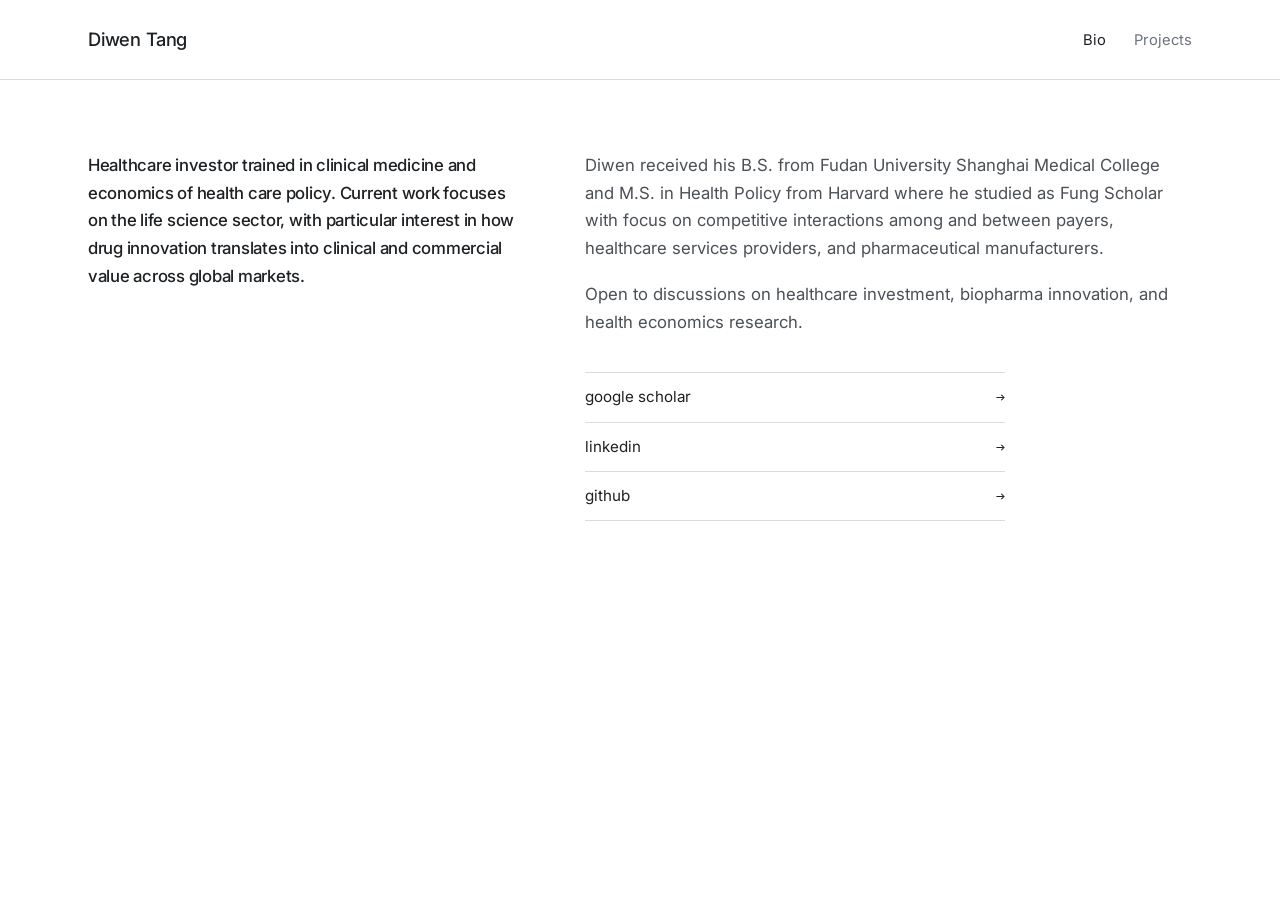
<file: index.html>
<!DOCTYPE html>
<html lang="en">
<head>
<meta charset="UTF-8">
<meta name="viewport" content="width=device-width, initial-scale=1.0">
<title>Diwen Tang</title>
<link rel="icon" type="image/png" href="favicon.png">
<link rel="preconnect" href="https://fonts.googleapis.com">
<link rel="preconnect" href="https://fonts.gstatic.com" crossorigin>
<link href="https://fonts.googleapis.com/css2?family=Inter:wght@300;400;500;600&family=IBM+Plex+Mono:wght@400;500&display=swap" rel="stylesheet">
<link rel="stylesheet" href="style.css">
</head>
<body>

<header>
  <div class="header-inner">
    <div class="site-title"><a href="index.html">Diwen Tang</a></div>
    <button class="hamburger" onclick="document.querySelector('.nav-links').classList.toggle('open')" aria-label="Menu">☰</button>
    <ul class="nav-links">
      <li><a href="index.html" aria-current="page">Bio</a></li>
      <li><a href="projects.html">Projects</a></li>
    </ul>
  </div>
</header>

<div class="page">
<main class="container">
  <div class="bio-grid">
    <div class="bio-text">
      <p class="lede">Healthcare investor trained in clinical medicine and economics of health care policy. Current work focuses on the life science sector, with particular interest in how drug innovation translates into clinical and commercial value across global markets.</p>
    </div>

    <div class="bio-text">
      <p>Diwen received his B.S. from Fudan University Shanghai Medical College and M.S. in Health Policy from Harvard where he studied as Fung Scholar with focus on competitive interactions among and between payers, healthcare services providers, and pharmaceutical manufacturers.</p>

      <p>Open to discussions on healthcare investment, biopharma innovation, and health economics research.</p>

      <div class="arrow-links bio-links">
        <a href="https://scholar.google.com" target="_blank" rel="noopener">google scholar <span>→</span></a>
        <a href="https://www.linkedin.com/in/steventang26/" target="_blank" rel="noopener">linkedin <span>→</span></a>
        <a href="https://github.com/soback26" target="_blank" rel="noopener">github <span>→</span></a>
      </div>
    </div>
  </div>
</main>
</div>

</body>
</html>
</file>
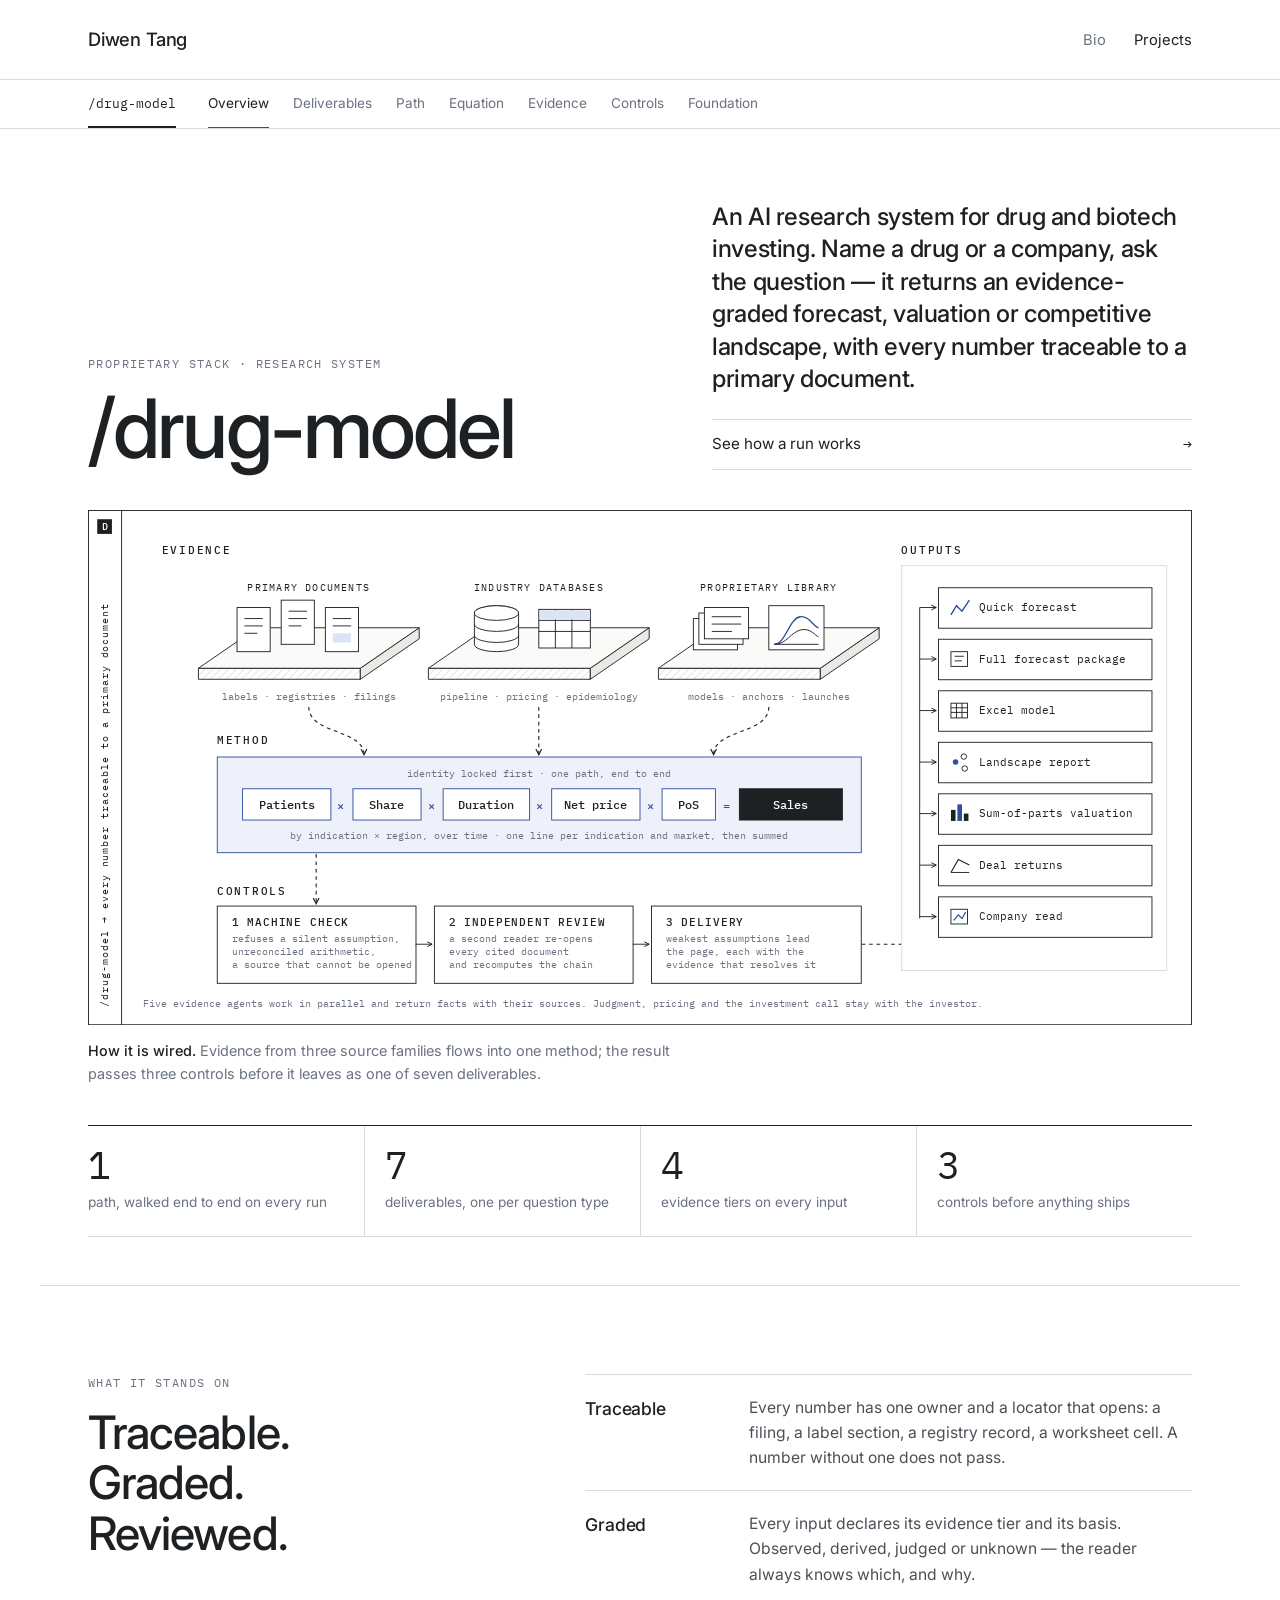
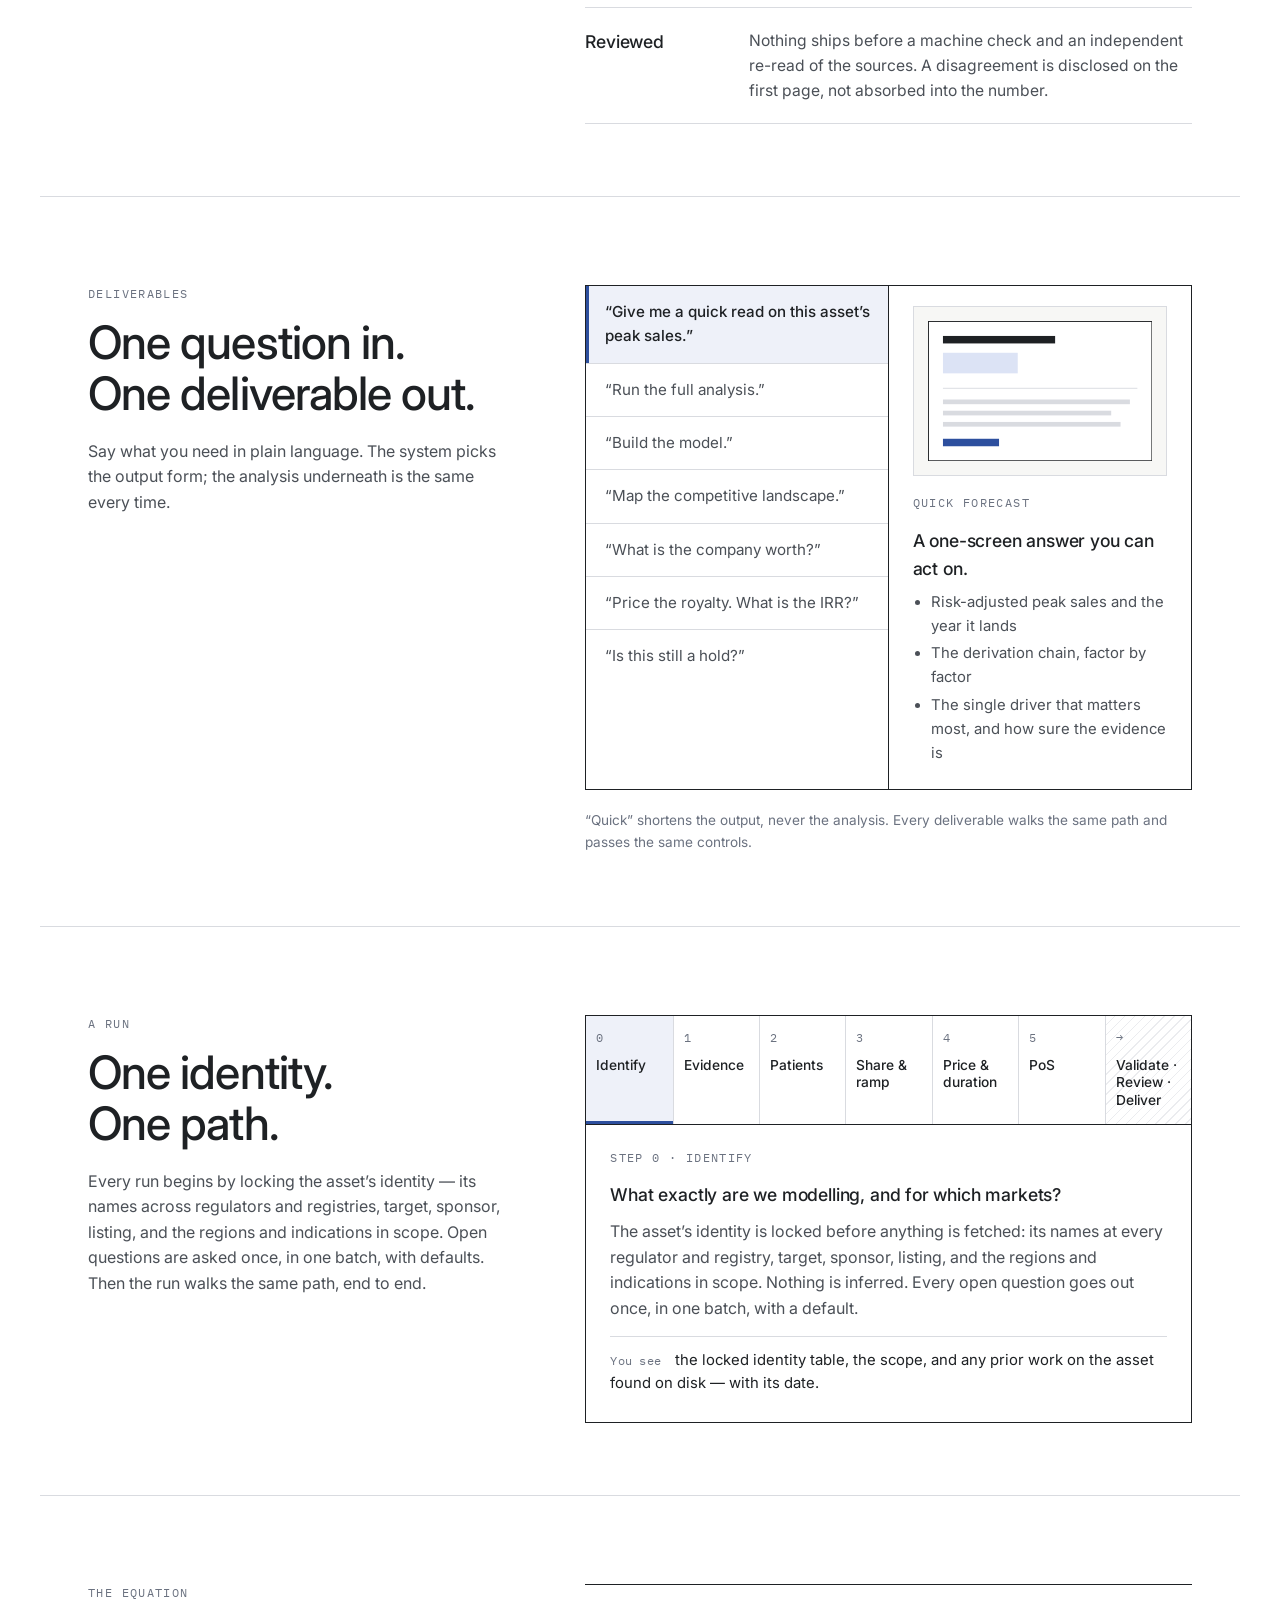
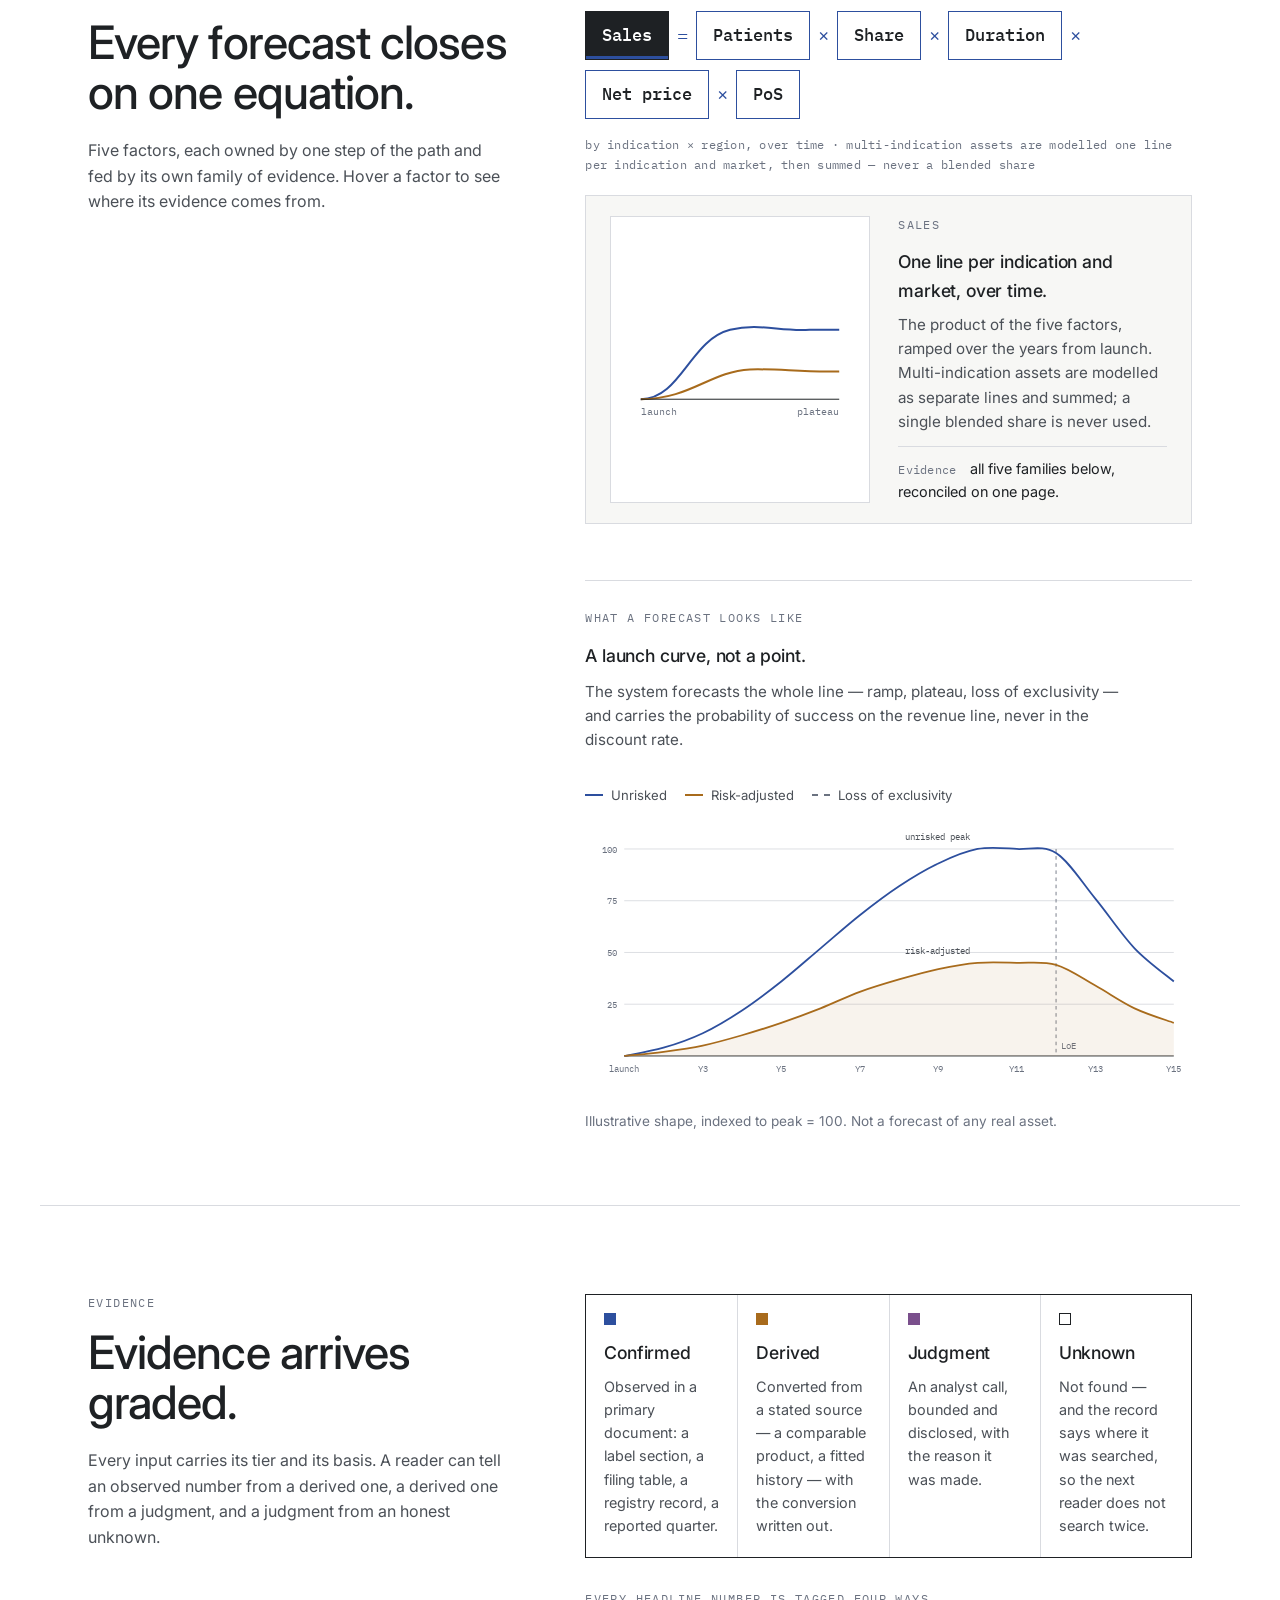
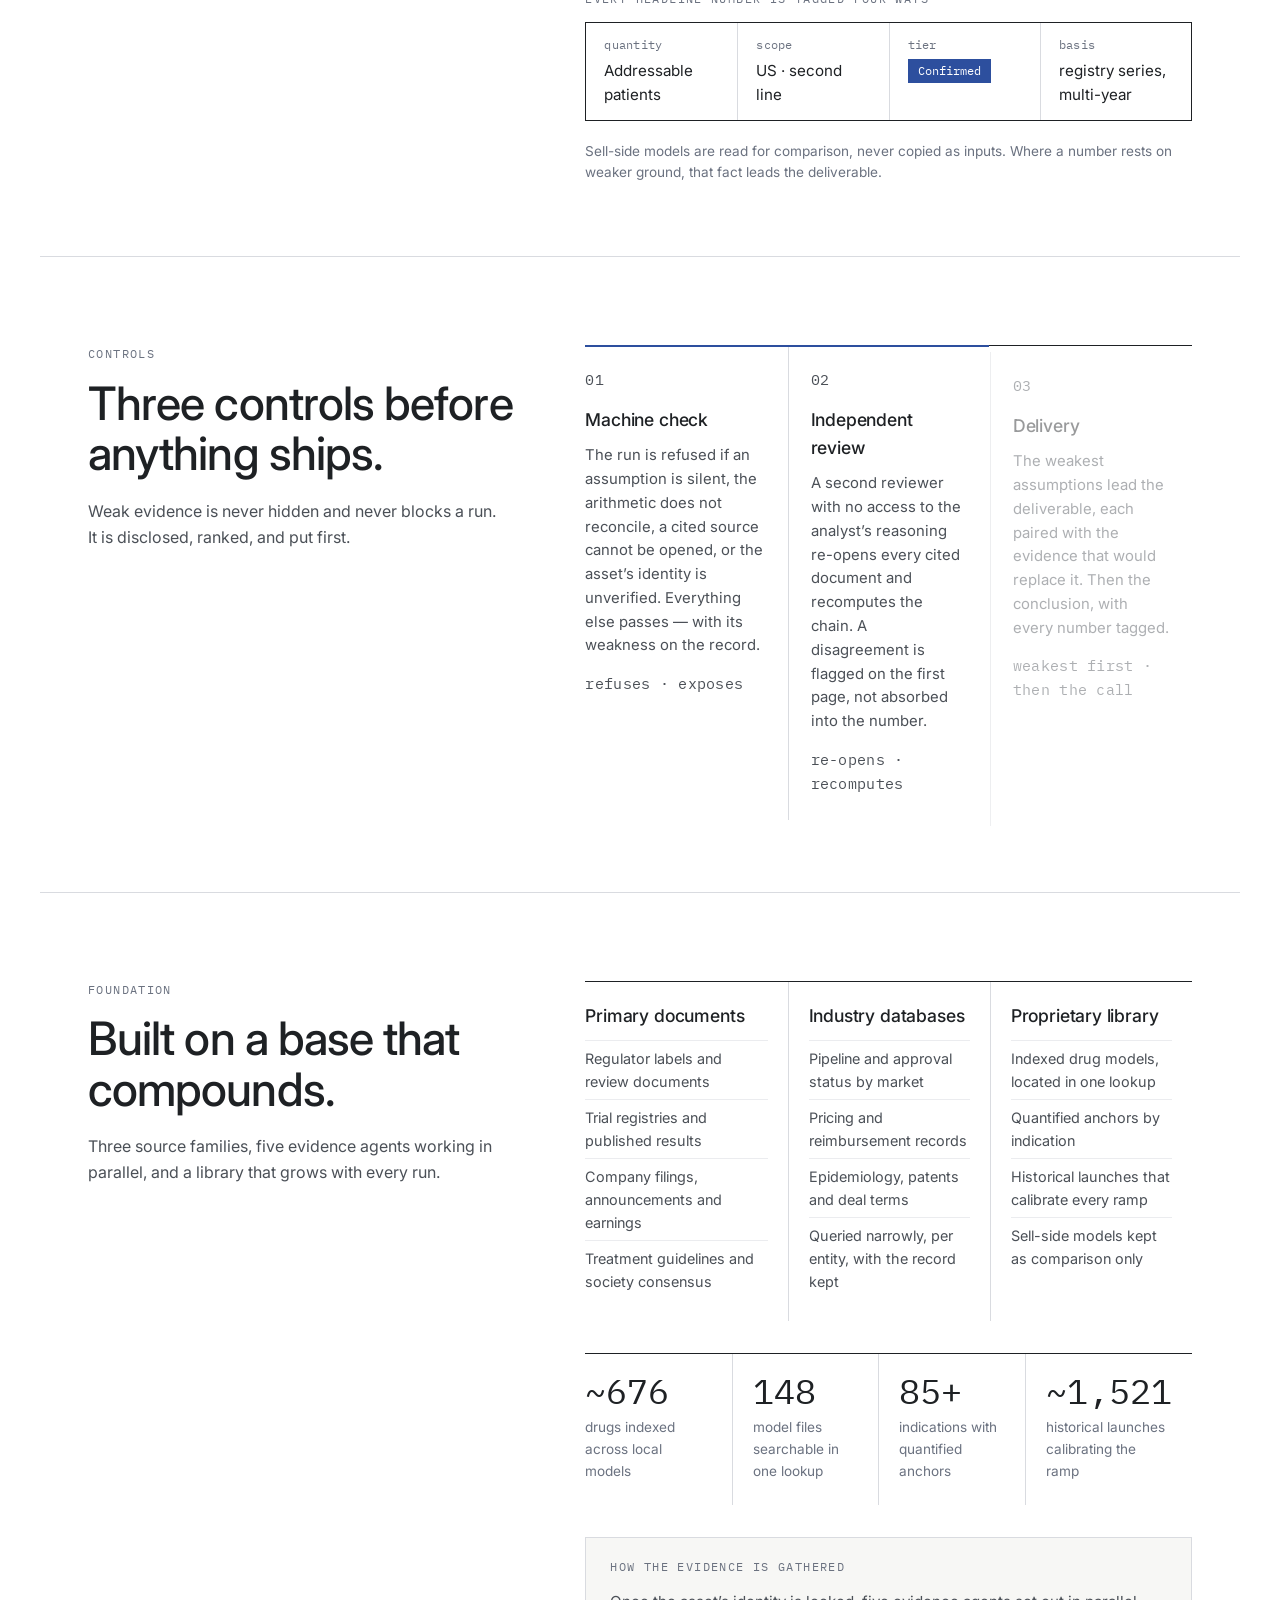
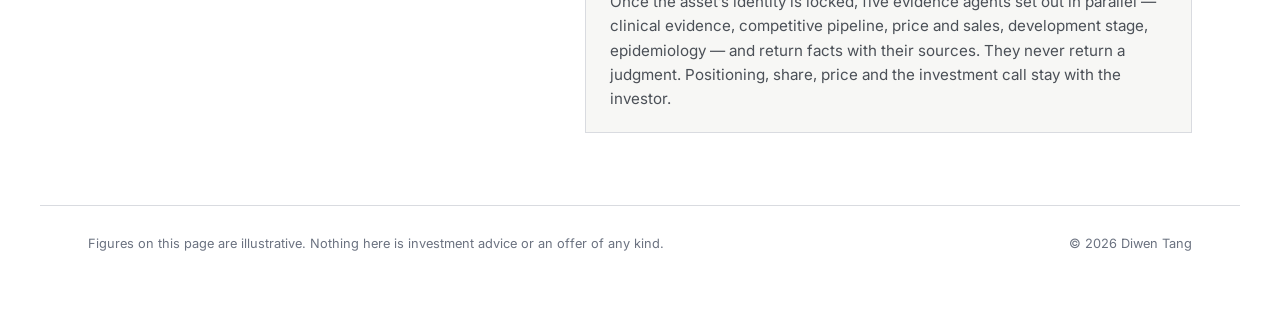
<file: drug-model.html>
<!DOCTYPE html>
<html lang="en">
<head>
<meta charset="UTF-8">
<meta name="viewport" content="width=device-width, initial-scale=1.0">
<title>/drug-model — Diwen Tang</title>
<meta name="description" content="/drug-model is an AI research system for drug and biotech investing: name a drug or a company, ask the question, and get an evidence-graded forecast, valuation or competitive landscape with every number traceable to a primary document.">
<link rel="icon" type="image/png" href="favicon.png">
<link rel="preconnect" href="https://fonts.googleapis.com">
<link rel="preconnect" href="https://fonts.gstatic.com" crossorigin>
<link href="https://fonts.googleapis.com/css2?family=Inter:wght@300;400;500;600&family=IBM+Plex+Mono:wght@400;500&display=swap" rel="stylesheet">
<link rel="stylesheet" href="style.css">
<link rel="stylesheet" href="drug-model.css">
</head>
<body class="dm">

<header>
  <div class="header-inner">
    <div class="site-title"><a href="index.html">Diwen Tang</a></div>
    <button class="hamburger" onclick="document.querySelector('.nav-links').classList.toggle('open')" aria-label="Menu">☰</button>
    <ul class="nav-links">
      <li><a href="index.html">Bio</a></li>
      <li><a href="projects.html" aria-current="page">Projects</a></li>
    </ul>
  </div>
</header>

<nav class="subnav" aria-label="Page sections">
  <div class="subnav-inner">
    <span class="subnav-brand">/drug-model</span>
    <ul>
      <li><a href="#overview">Overview</a></li>
      <li><a href="#deliverables">Deliverables</a></li>
      <li><a href="#path">Path</a></li>
      <li><a href="#equation">Equation</a></li>
      <li><a href="#evidence">Evidence</a></li>
      <li><a href="#controls">Controls</a></li>
      <li><a href="#foundation">Foundation</a></li>
    </ul>
  </div>
</nav>

<main class="dm-main">

<!-- ───────────────────────── HERO ───────────────────────── -->
<section id="overview" class="hero wrap">
  <div class="hero-grid">
    <div class="hero-title">
      <p class="eyebrow">Proprietary stack · Research system</p>
      <h1>/drug-model</h1>
    </div>
    <div class="hero-copy">
      <p class="lede">An AI research system for drug and biotech investing. Name a drug or a company, ask the question — it returns an evidence-graded forecast, valuation or competitive landscape, with every number traceable to a primary document.</p>
      <div class="arrow-links">
        <a href="#path">See how a run works <span>→</span></a>
      </div>
    </div>
  </div>

  <figure class="blueprint-wrap" aria-labelledby="bp-caption">
    <div class="blueprint-scroll">
    <svg class="blueprint" viewBox="0 0 1200 560" xmlns="http://www.w3.org/2000/svg" role="img" aria-label="Blueprint of the system: evidence from primary documents, industry databases and a proprietary library flows into one method, passes three controls and leaves as one of seven deliverables.">
      <defs>
        <pattern id="hatch" width="6" height="6" patternUnits="userSpaceOnUse" patternTransform="rotate(45)">
          <line x1="0" y1="0" x2="0" y2="6" stroke="#c9ccd2" stroke-width="1"/>
        </pattern>
        <marker id="chev" viewBox="0 0 8 8" refX="7" refY="4" markerWidth="7" markerHeight="7" orient="auto">
          <path d="M1,1 L7,4 L1,7" fill="none" stroke="currentColor" stroke-width="1.2"/>
        </marker>
      </defs>

      <!-- frame -->
      <rect x="0.5" y="0.5" width="1199" height="559" fill="#fff" stroke="#1e2124"/>
      <!-- left strip -->
      <line x1="36.5" y1="0" x2="36.5" y2="560" stroke="#1e2124"/>
      <rect x="10" y="10" width="16" height="16" fill="#1e2124"/>
      <text x="18" y="22" class="bp-mark" text-anchor="middle">D</text>
      <text class="bp-strip" transform="rotate(-90 22 540)" x="22" y="540">/drug-model → every number traceable to a primary document</text>

      <!-- ===== EVIDENCE ===== -->
      <text x="80" y="48" class="bp-cap">Evidence</text>

      <!-- platform 1: primary documents -->
      <g class="bp-group" data-hl="l-e1" transform="translate(240,0)">
        <text x="0" y="88" class="bp-label" text-anchor="middle">PRIMARY DOCUMENTS</text>
        <polygon points="-120,172 56,172 56,184 -120,184" fill="url(#hatch)" stroke="#1e2124"/>
        <polygon points="56,172 120,128 120,140 56,184" fill="#e9e9e6" stroke="#1e2124"/>
        <polygon points="-120,172 -56,128 120,128 56,172" fill="#fafaf8" stroke="#1e2124"/>
        <!-- documents -->
        <g class="bp-item">
          <rect x="-78" y="106" width="36" height="48" fill="#fff" stroke="#1e2124"/>
          <line x1="-70" y1="118" x2="-50" y2="118" stroke="#1e2124"/><line x1="-70" y1="126" x2="-50" y2="126" stroke="#1e2124"/><line x1="-70" y1="134" x2="-56" y2="134" stroke="#1e2124"/>
          <rect x="-30" y="98" width="36" height="48" fill="#fff" stroke="#1e2124"/>
          <line x1="-22" y1="110" x2="-2" y2="110" stroke="#1e2124"/><line x1="-22" y1="118" x2="-2" y2="118" stroke="#1e2124"/><line x1="-22" y1="126" x2="-8" y2="126" stroke="#1e2124"/>
          <rect x="18" y="106" width="36" height="48" fill="#fff" stroke="#1e2124"/>
          <line x1="26" y1="118" x2="46" y2="118" stroke="#1e2124"/><line x1="26" y1="126" x2="46" y2="126" stroke="#1e2124"/><rect x="26" y="134" width="20" height="10" fill="#dce3f5" stroke="none"/>
        </g>
        <text x="0" y="206" class="bp-sub" text-anchor="middle">labels · registries · filings</text>
      </g>

      <!-- platform 2: industry databases -->
      <g class="bp-group" data-hl="l-e2" transform="translate(490,0)">
        <text x="0" y="88" class="bp-label" text-anchor="middle">INDUSTRY DATABASES</text>
        <polygon points="-120,172 56,172 56,184 -120,184" fill="url(#hatch)" stroke="#1e2124"/>
        <polygon points="56,172 120,128 120,140 56,184" fill="#e9e9e6" stroke="#1e2124"/>
        <polygon points="-120,172 -56,128 120,128 56,172" fill="#fafaf8" stroke="#1e2124"/>
        <g class="bp-item">
          <!-- cylinder -->
          <path d="M-70,112 a24,8 0 0 1 48,0 v34 a24,8 0 0 1 -48,0 z" fill="#fff" stroke="#1e2124"/>
          <ellipse cx="-46" cy="112" rx="24" ry="8" fill="#fff" stroke="#1e2124"/>
          <path d="M-70,124 a24,8 0 0 0 48,0" fill="none" stroke="#1e2124"/>
          <path d="M-70,136 a24,8 0 0 0 48,0" fill="none" stroke="#1e2124"/>
          <!-- table -->
          <rect x="0" y="108" width="56" height="42" fill="#fff" stroke="#1e2124"/>
          <line x1="0" y1="120" x2="56" y2="120" stroke="#1e2124"/><line x1="0" y1="132" x2="56" y2="132" stroke="#1e2124"/>
          <line x1="18" y1="108" x2="18" y2="150" stroke="#1e2124"/><line x1="36" y1="108" x2="36" y2="150" stroke="#1e2124"/>
          <rect x="1" y="109" width="54" height="10" fill="#dce3f5" stroke="none"/>
        </g>
        <text x="0" y="206" class="bp-sub" text-anchor="middle">pipeline · pricing · epidemiology</text>
      </g>

      <!-- platform 3: proprietary library -->
      <g class="bp-group" data-hl="l-e3" transform="translate(740,0)">
        <text x="0" y="88" class="bp-label" text-anchor="middle">PROPRIETARY LIBRARY</text>
        <polygon points="-120,172 56,172 56,184 -120,184" fill="url(#hatch)" stroke="#1e2124"/>
        <polygon points="56,172 120,128 120,140 56,184" fill="#e9e9e6" stroke="#1e2124"/>
        <polygon points="-120,172 -56,128 120,128 56,172" fill="#fafaf8" stroke="#1e2124"/>
        <g class="bp-item">
          <!-- stacked sheets -->
          <rect x="-82" y="118" width="48" height="34" fill="#fff" stroke="#1e2124"/>
          <rect x="-76" y="112" width="48" height="34" fill="#fff" stroke="#1e2124"/>
          <rect x="-70" y="106" width="48" height="34" fill="#fff" stroke="#1e2124"/>
          <line x1="-62" y1="116" x2="-30" y2="116" stroke="#1e2124"/><line x1="-62" y1="124" x2="-30" y2="124" stroke="#1e2124"/><line x1="-62" y1="132" x2="-40" y2="132" stroke="#1e2124"/>
          <!-- launch curves -->
          <rect x="0" y="104" width="60" height="48" fill="#fff" stroke="#1e2124"/>
          <path d="M6,146 C18,146 22,118 34,116 C44,115 48,126 54,128" fill="none" stroke="#2d4f9e" stroke-width="1.5"/>
          <path d="M6,146 C20,146 24,132 36,130 C46,129 50,136 54,138" fill="none" stroke="#1e2124" stroke-width="1"/>
          <line x1="6" y1="146" x2="54" y2="146" stroke="#1e2124"/>
        </g>
        <text x="0" y="206" class="bp-sub" text-anchor="middle">models · anchors · launches</text>
      </g>

      <!-- connectors evidence -> method -->
      <path id="l-e1" class="bp-flow" d="M240,214 C240,244 300,238 300,266" marker-end="url(#chev)"/>
      <path id="l-e2" class="bp-flow" d="M490,214 C490,240 490,240 490,266" marker-end="url(#chev)"/>
      <path id="l-e3" class="bp-flow" d="M740,214 C740,244 680,238 680,266" marker-end="url(#chev)"/>

      <!-- ===== METHOD ===== -->
      <g class="bp-group" data-hl="l-e1 l-e2 l-e3 l-c">
        <text x="140" y="254" class="bp-cap">Method</text>
        <rect x="140.5" y="268.5" width="700" height="104" fill="#eef1f9" stroke="#2d4f9e"/>
        <g class="bp-pills">
          <rect x="168" y="303" width="96" height="34" fill="#fff" stroke="#2d4f9e"/><text x="216" y="325" text-anchor="middle">Patients</text>
          <text x="275" y="326" class="bp-op" text-anchor="middle">×</text>
          <rect x="288" y="303" width="74" height="34" fill="#fff" stroke="#2d4f9e"/><text x="325" y="325" text-anchor="middle">Share</text>
          <text x="373" y="326" class="bp-op" text-anchor="middle">×</text>
          <rect x="386" y="303" width="94" height="34" fill="#fff" stroke="#2d4f9e"/><text x="433" y="325" text-anchor="middle">Duration</text>
          <text x="491" y="326" class="bp-op" text-anchor="middle">×</text>
          <rect x="504" y="303" width="96" height="34" fill="#fff" stroke="#2d4f9e"/><text x="552" y="325" text-anchor="middle">Net price</text>
          <text x="611" y="326" class="bp-op" text-anchor="middle">×</text>
          <rect x="624" y="303" width="58" height="34" fill="#fff" stroke="#2d4f9e"/><text x="653" y="325" text-anchor="middle">PoS</text>
          <text x="694" y="326" class="bp-op" text-anchor="middle">=</text>
          <rect x="708" y="303" width="112" height="34" fill="#1e2124" stroke="#1e2124"/><text x="764" y="325" text-anchor="middle" class="bp-white">Sales</text>
        </g>
        <text x="490" y="358" class="bp-sub" text-anchor="middle">by indication × region, over time · one line per indication and market, then summed</text>
        <text x="490" y="290" class="bp-sub" text-anchor="middle">identity locked first · one path, end to end</text>
      </g>

      <!-- connector method -> controls -->
      <path id="l-c" class="bp-flow" d="M248,374 L248,428" marker-end="url(#chev)"/>

      <!-- ===== CONTROLS ===== -->
      <g class="bp-group" data-hl="l-c l-o">
        <text x="140" y="418" class="bp-cap">Controls</text>
        <g class="bp-gate">
          <rect x="140.5" y="430.5" width="216" height="84" fill="#fff" stroke="#1e2124"/>
          <text x="156" y="452" class="bp-gate-t">1  MACHINE CHECK</text>
          <text x="156" y="470" class="bp-sub">refuses a silent assumption,</text>
          <text x="156" y="484" class="bp-sub">unreconciled arithmetic,</text>
          <text x="156" y="498" class="bp-sub">a source that cannot be opened</text>
        </g>
        <line x1="356" y1="472" x2="374" y2="472" stroke="#1e2124" marker-end="url(#chev)"/>
        <g class="bp-gate">
          <rect x="376.5" y="430.5" width="216" height="84" fill="#fff" stroke="#1e2124"/>
          <text x="392" y="452" class="bp-gate-t">2  INDEPENDENT REVIEW</text>
          <text x="392" y="470" class="bp-sub">a second reader re-opens</text>
          <text x="392" y="484" class="bp-sub">every cited document</text>
          <text x="392" y="498" class="bp-sub">and recomputes the chain</text>
        </g>
        <line x1="592" y1="472" x2="610" y2="472" stroke="#1e2124" marker-end="url(#chev)"/>
        <g class="bp-gate">
          <rect x="612.5" y="430.5" width="228" height="84" fill="#fff" stroke="#1e2124"/>
          <text x="628" y="452" class="bp-gate-t">3  DELIVERY</text>
          <text x="628" y="470" class="bp-sub">weakest assumptions lead</text>
          <text x="628" y="484" class="bp-sub">the page, each with the</text>
          <text x="628" y="498" class="bp-sub">evidence that resolves it</text>
        </g>
      </g>

      <!-- connector controls -> outputs -->
      <path id="l-o" class="bp-flow" d="M841,472 L904,472 L904,444"/>

      <!-- ===== OUTPUTS ===== -->
      <g class="bp-group" data-hl="l-o">
        <text x="884" y="48" class="bp-cap">Outputs</text>
        <rect x="884.5" y="60.5" width="288" height="440" fill="#fff" stroke="#d9dbe0"/>
        <line x1="904" y1="106" x2="904" y2="444" stroke="#1e2124"/>
        <g class="bp-out">
          <line x1="904" y1="106" x2="922" y2="106" stroke="#1e2124" marker-end="url(#chev)"/>
          <rect x="924.5" y="84.5" width="232" height="44" fill="#fff" stroke="#1e2124"/>
          <path d="M938,114 L944,104 L950,110 L958,98" fill="none" stroke="#2d4f9e" stroke-width="1.5"/>
          <text x="968" y="110">Quick forecast</text>
        </g>
        <g class="bp-out">
          <line x1="904" y1="162" x2="922" y2="162" stroke="#1e2124" marker-end="url(#chev)"/>
          <rect x="924.5" y="140.5" width="232" height="44" fill="#fff" stroke="#1e2124"/>
          <rect x="938" y="154" width="18" height="16" fill="none" stroke="#1e2124"/><line x1="942" y1="159" x2="952" y2="159" stroke="#1e2124"/><line x1="942" y1="164" x2="950" y2="164" stroke="#1e2124"/>
          <text x="968" y="166">Full forecast package</text>
        </g>
        <g class="bp-out">
          <line x1="904" y1="218" x2="922" y2="218" stroke="#1e2124" marker-end="url(#chev)"/>
          <rect x="924.5" y="196.5" width="232" height="44" fill="#fff" stroke="#1e2124"/>
          <rect x="938" y="210" width="18" height="16" fill="none" stroke="#1e2124"/><line x1="938" y1="215" x2="956" y2="215" stroke="#1e2124"/><line x1="938" y1="220" x2="956" y2="220" stroke="#1e2124"/><line x1="944" y1="210" x2="944" y2="226" stroke="#1e2124"/><line x1="950" y1="210" x2="950" y2="226" stroke="#1e2124"/>
          <text x="968" y="222">Excel model</text>
        </g>
        <g class="bp-out">
          <line x1="904" y1="274" x2="922" y2="274" stroke="#1e2124" marker-end="url(#chev)"/>
          <rect x="924.5" y="252.5" width="232" height="44" fill="#fff" stroke="#1e2124"/>
          <circle cx="943" cy="274" r="3" fill="#2d4f9e"/><circle cx="952" cy="268" r="3" fill="none" stroke="#1e2124"/><circle cx="953" cy="281" r="3" fill="none" stroke="#1e2124"/>
          <text x="968" y="278">Landscape report</text>
        </g>
        <g class="bp-out">
          <line x1="904" y1="330" x2="922" y2="330" stroke="#1e2124" marker-end="url(#chev)"/>
          <rect x="924.5" y="308.5" width="232" height="44" fill="#fff" stroke="#1e2124"/>
          <rect x="938" y="326" width="5" height="12" fill="#1e2124"/><rect x="945" y="320" width="5" height="18" fill="#2d4f9e"/><rect x="952" y="330" width="5" height="8" fill="#1e2124"/>
          <text x="968" y="334">Sum-of-parts valuation</text>
        </g>
        <g class="bp-out">
          <line x1="904" y1="386" x2="922" y2="386" stroke="#1e2124" marker-end="url(#chev)"/>
          <rect x="924.5" y="364.5" width="232" height="44" fill="#fff" stroke="#1e2124"/>
          <path d="M938,394 L946,380 L958,386" fill="none" stroke="#1e2124" stroke-width="1.2"/><line x1="938" y1="394" x2="958" y2="394" stroke="#1e2124"/>
          <text x="968" y="390">Deal returns</text>
        </g>
        <g class="bp-out">
          <line x1="904" y1="442" x2="922" y2="442" stroke="#1e2124" marker-end="url(#chev)"/>
          <rect x="924.5" y="420.5" width="232" height="44" fill="#fff" stroke="#1e2124"/>
          <rect x="938" y="434" width="18" height="16" fill="none" stroke="#1e2124"/><path d="M941,446 L946,440 L950,444 L954,437" fill="none" stroke="#2d4f9e" stroke-width="1.3"/>
          <text x="968" y="446">Company read</text>
        </g>
      </g>

      <!-- foot note -->
      <text x="60" y="540" class="bp-sub">Five evidence agents work in parallel and return facts with their sources. Judgment, pricing and the investment call stay with the investor.</text>
    </svg>
    </div>
    <p class="bp-hint" aria-hidden="true">Swipe sideways to explore the diagram →</p>
    <figcaption id="bp-caption" class="bp-caption">
      <strong>How it is wired.</strong> Evidence from three source families flows into one method; the result passes three controls before it leaves as one of seven deliverables.
    </figcaption>
  </figure>

  <div class="stat-row" aria-label="At a glance">
    <div class="stat"><span class="stat-n" data-count="1">1</span><span class="stat-l">path, walked end to end on every run</span></div>
    <div class="stat"><span class="stat-n" data-count="7">7</span><span class="stat-l">deliverables, one per question type</span></div>
    <div class="stat"><span class="stat-n" data-count="4">4</span><span class="stat-l">evidence tiers on every input</span></div>
    <div class="stat"><span class="stat-n" data-count="3">3</span><span class="stat-l">controls before anything ships</span></div>
  </div>
</section>

<!-- ───────────────────────── COMMITMENTS ───────────────────────── -->
<section class="band wrap" id="commitments">
  <div class="split">
    <div class="split-head">
      <p class="eyebrow">What it stands on</p>
      <h2>Traceable.<br>Graded.<br>Reviewed.</h2>
    </div>
    <div class="split-body">
      <div class="rows">
        <div class="row">
          <h3>Traceable</h3>
          <p>Every number has one owner and a locator that opens: a filing, a label section, a registry record, a worksheet cell. A number without one does not pass.</p>
        </div>
        <div class="row">
          <h3>Graded</h3>
          <p>Every input declares its evidence tier and its basis. Observed, derived, judged or unknown — the reader always knows which, and why.</p>
        </div>
        <div class="row">
          <h3>Reviewed</h3>
          <p>Nothing ships before a machine check and an independent re-read of the sources. A disagreement is disclosed on the first page, not absorbed into the number.</p>
        </div>
      </div>
    </div>
  </div>
</section>

<!-- ───────────────────────── DELIVERABLES ───────────────────────── -->
<section id="deliverables" class="band wrap">
  <div class="split">
    <div class="split-head">
      <p class="eyebrow">Deliverables</p>
      <h2>One question in.<br>One deliverable out.</h2>
      <p class="sub">Say what you need in plain language. The system picks the output form; the analysis underneath is the same every time.</p>
    </div>
    <div class="split-body">
      <div class="picker" data-component="picker">
        <ul class="picker-list" role="tablist" aria-label="Question types">
          <li><button role="tab" aria-selected="true" data-key="quick">“Give me a quick read on this asset’s peak sales.”</button></li>
          <li><button role="tab" aria-selected="false" data-key="full">“Run the full analysis.”</button></li>
          <li><button role="tab" aria-selected="false" data-key="excel">“Build the model.”</button></li>
          <li><button role="tab" aria-selected="false" data-key="landscape">“Map the competitive landscape.”</button></li>
          <li><button role="tab" aria-selected="false" data-key="sotp">“What is the company worth?”</button></li>
          <li><button role="tab" aria-selected="false" data-key="deal">“Price the royalty. What is the IRR?”</button></li>
          <li><button role="tab" aria-selected="false" data-key="company">“Is this still a hold?”</button></li>
        </ul>
        <div class="picker-card" role="tabpanel">
          <div class="picker-preview" aria-hidden="true">
            <svg viewBox="0 0 240 150" class="pv pv-quick"><rect x="0.5" y="0.5" width="239" height="149" fill="#fff" stroke="#1e2124"/><rect x="16" y="16" width="120" height="8" fill="#1e2124"/><rect x="16" y="34" width="80" height="22" fill="#dce3f5"/><line x1="16" y1="72" x2="224" y2="72" stroke="#d9dbe0"/><rect x="16" y="84" width="200" height="5" fill="#d9dbe0"/><rect x="16" y="96" width="180" height="5" fill="#d9dbe0"/><rect x="16" y="108" width="190" height="5" fill="#d9dbe0"/><rect x="16" y="126" width="60" height="8" fill="#2d4f9e"/></svg>
            <svg viewBox="0 0 240 150" class="pv pv-full"><rect x="0.5" y="0.5" width="150" height="149" fill="#fff" stroke="#1e2124"/><rect x="12" y="12" width="90" height="7" fill="#1e2124"/><rect x="12" y="28" width="126" height="34" fill="#fff" stroke="#2d4f9e"/><line x1="12" y1="40" x2="138" y2="40" stroke="#2d4f9e"/><line x1="12" y1="51" x2="138" y2="51" stroke="#2d4f9e"/><rect x="12" y="72" width="120" height="4" fill="#d9dbe0"/><rect x="12" y="82" width="110" height="4" fill="#d9dbe0"/><rect x="12" y="92" width="118" height="4" fill="#d9dbe0"/><rect x="12" y="102" width="100" height="4" fill="#d9dbe0"/><rect x="168.5" y="24.5" width="64" height="100" fill="#fff" stroke="#1e2124"/><rect x="176" y="34" width="40" height="5" fill="#1e2124"/><rect x="176" y="48" width="48" height="4" fill="#d9dbe0"/><rect x="176" y="58" width="44" height="4" fill="#d9dbe0"/><rect x="176" y="68" width="48" height="4" fill="#d9dbe0"/><rect x="176" y="104" width="30" height="8" fill="#2d4f9e"/></svg>
            <svg viewBox="0 0 240 150" class="pv pv-excel"><rect x="0.5" y="0.5" width="239" height="149" fill="#fff" stroke="#1e2124"/><g stroke="#d9dbe0"><line x1="0" y1="30" x2="240" y2="30"/><line x1="0" y1="50" x2="240" y2="50"/><line x1="0" y1="70" x2="240" y2="70"/><line x1="0" y1="90" x2="240" y2="90"/><line x1="0" y1="110" x2="240" y2="110"/><line x1="0" y1="130" x2="240" y2="130"/><line x1="70" y1="0" x2="70" y2="150"/><line x1="112" y1="0" x2="112" y2="150"/><line x1="154" y1="0" x2="154" y2="150"/><line x1="196" y1="0" x2="196" y2="150"/></g><rect x="0" y="0" width="240" height="30" fill="#f1f2f0"/><rect x="8" y="12" width="48" height="6" fill="#1e2124"/><rect x="78" y="12" width="26" height="6" fill="#6b7280"/><rect x="120" y="12" width="26" height="6" fill="#6b7280"/><rect x="162" y="12" width="26" height="6" fill="#6b7280"/><rect x="204" y="12" width="26" height="6" fill="#6b7280"/><rect x="8" y="58" width="40" height="4" fill="#6b7280"/><rect x="8" y="78" width="46" height="4" fill="#6b7280"/><rect x="8" y="98" width="36" height="4" fill="#6b7280"/><rect x="8" y="118" width="44" height="4" fill="#6b7280"/><rect x="8" y="136" width="50" height="5" fill="#1e2124"/><rect x="80" y="136" width="24" height="5" fill="#2d4f9e"/><rect x="122" y="136" width="24" height="5" fill="#2d4f9e"/><rect x="164" y="136" width="24" height="5" fill="#2d4f9e"/><rect x="206" y="136" width="24" height="5" fill="#2d4f9e"/></svg>
            <svg viewBox="0 0 240 150" class="pv pv-landscape"><rect x="0.5" y="0.5" width="239" height="149" fill="#fff" stroke="#1e2124"/><rect x="16" y="14" width="100" height="7" fill="#1e2124"/><rect x="16" y="32" width="208" height="4" fill="#d9dbe0"/><rect x="16" y="41" width="190" height="4" fill="#d9dbe0"/><rect x="16.5" y="58.5" width="207" height="70" fill="#fff" stroke="#1e2124"/><line x1="120" y1="58" x2="120" y2="128" stroke="#d9dbe0"/><line x1="16" y1="93" x2="224" y2="93" stroke="#d9dbe0"/><circle cx="150" cy="76" r="5" fill="#2d4f9e"/><circle cx="60" cy="80" r="4" fill="none" stroke="#1e2124"/><circle cx="88" cy="110" r="4" fill="none" stroke="#1e2124"/><circle cx="180" cy="104" r="4" fill="none" stroke="#1e2124"/><circle cx="196" cy="70" r="4" fill="none" stroke="#1e2124"/></svg>
            <svg viewBox="0 0 240 150" class="pv pv-sotp"><rect x="0.5" y="0.5" width="239" height="149" fill="#fff" stroke="#1e2124"/><rect x="30" y="96" width="30" height="34" fill="#1e2124"/><rect x="68" y="78" width="30" height="52" fill="#1e2124"/><rect x="106" y="112" width="30" height="18" fill="#1e2124"/><rect x="144" y="60" width="30" height="70" fill="#a86b1c"/><rect x="182" y="40" width="30" height="90" fill="#2d4f9e"/><line x1="20" y1="130" x2="224" y2="130" stroke="#1e2124"/><rect x="30" y="18" width="70" height="6" fill="#1e2124"/><rect x="30" y="30" width="50" height="4" fill="#d9dbe0"/></svg>
            <svg viewBox="0 0 240 150" class="pv pv-deal"><rect x="0.5" y="0.5" width="239" height="149" fill="#fff" stroke="#1e2124"/><path d="M20,124 C60,124 70,70 110,56 C140,46 160,56 190,52 L220,52" fill="none" stroke="#2d4f9e" stroke-width="2"/><path d="M20,124 C70,124 90,96 130,94 C160,93 180,98 220,96" fill="none" stroke="#1e2124" stroke-width="1.5"/><line x1="20" y1="124" x2="220" y2="124" stroke="#1e2124"/><rect x="20" y="16" width="60" height="6" fill="#1e2124"/><rect x="160" y="16" width="60" height="18" fill="#dce3f5"/></svg>
            <svg viewBox="0 0 240 150" class="pv pv-company"><rect x="0.5" y="0.5" width="239" height="149" fill="#fff" stroke="#1e2124"/><rect x="16" y="14" width="110" height="7" fill="#1e2124"/><path d="M16,110 C40,100 60,60 90,70 C120,80 140,40 170,44 C195,47 210,60 224,54" fill="none" stroke="#1e2124" stroke-width="1.5"/><line x1="16" y1="128" x2="224" y2="128" stroke="#1e2124"/><rect x="16" y="36" width="80" height="4" fill="#d9dbe0"/><rect x="16" y="45" width="60" height="4" fill="#d9dbe0"/><rect x="170" y="100" width="40" height="8" fill="#2d4f9e"/></svg>
          </div>
          <div class="picker-text">
            <p class="eyebrow picker-kicker"></p>
            <h3 class="picker-title"></h3>
            <ul class="picker-bullets"></ul>
          </div>
        </div>
      </div>
      <p class="footnote">“Quick” shortens the output, never the analysis. Every deliverable walks the same path and passes the same controls.</p>
    </div>
  </div>
</section>

<!-- ───────────────────────── PATH ───────────────────────── -->
<section id="path" class="band wrap">
  <div class="split">
    <div class="split-head">
      <p class="eyebrow">A run</p>
      <h2>One identity.<br>One path.</h2>
      <p class="sub">Every run begins by locking the asset’s identity — its names across regulators and registries, target, sponsor, listing, and the regions and indications in scope. Open questions are asked once, in one batch, with defaults. Then the run walks the same path, end to end.</p>
    </div>
    <div class="split-body">
      <div class="stepper" data-component="stepper">
        <ol class="step-track" role="tablist" aria-label="Steps of a run">
          <li><button role="tab" aria-selected="true" data-step="0"><span class="step-n">0</span><span class="step-name">Identify</span></button></li>
          <li><button role="tab" aria-selected="false" data-step="1"><span class="step-n">1</span><span class="step-name">Evidence</span></button></li>
          <li><button role="tab" aria-selected="false" data-step="2"><span class="step-n">2</span><span class="step-name">Patients</span></button></li>
          <li><button role="tab" aria-selected="false" data-step="3"><span class="step-n">3</span><span class="step-name">Share &amp; ramp</span></button></li>
          <li><button role="tab" aria-selected="false" data-step="4"><span class="step-n">4</span><span class="step-name">Price &amp; duration</span></button></li>
          <li><button role="tab" aria-selected="false" data-step="5"><span class="step-n">5</span><span class="step-name">PoS</span></button></li>
          <li class="step-exit"><button role="tab" aria-selected="false" data-step="6"><span class="step-n">→</span><span class="step-name">Validate · Review · Deliver</span></button></li>
        </ol>
        <div class="step-panel" role="tabpanel">
          <p class="eyebrow step-kicker"></p>
          <h3 class="step-q"></h3>
          <p class="step-a"></p>
          <p class="step-see"><span class="mono">You see</span> <span class="step-see-text"></span></p>
        </div>
      </div>
    </div>
  </div>
</section>

<!-- ───────────────────────── EQUATION ───────────────────────── -->
<section id="equation" class="band wrap">
  <div class="split">
    <div class="split-head">
      <p class="eyebrow">The equation</p>
      <h2>Every forecast closes on one equation.</h2>
      <p class="sub">Five factors, each owned by one step of the path and fed by its own family of evidence. Hover a factor to see where its evidence comes from.</p>
    </div>
    <div class="split-body">
      <div class="equation" data-component="equation">
        <div class="eq-line" aria-label="Sales equals patients times share times duration times net price times probability of success">
          <button class="eq-term is-sales" data-term="sales">Sales</button>
          <span class="eq-op">=</span>
          <button class="eq-term" data-term="patients">Patients</button>
          <span class="eq-op">×</span>
          <button class="eq-term" data-term="share">Share</button>
          <span class="eq-op">×</span>
          <button class="eq-term" data-term="duration">Duration</button>
          <span class="eq-op">×</span>
          <button class="eq-term" data-term="price">Net price</button>
          <span class="eq-op">×</span>
          <button class="eq-term" data-term="pos">PoS</button>
        </div>
        <p class="eq-note mono">by indication × region, over time · multi-indication assets are modelled one line per indication and market, then summed — never a blended share</p>

        <div class="eq-detail">
          <div class="eq-figure" aria-hidden="true">
            <svg viewBox="0 0 260 120" class="eqf eqf-patients"><rect x="20" y="16" width="220" height="14" fill="#2d4f9e"/><rect x="40" y="36" width="180" height="14" fill="#2d4f9e" opacity=".8"/><rect x="62" y="56" width="136" height="14" fill="#2d4f9e" opacity=".6"/><rect x="86" y="76" width="88" height="14" fill="#2d4f9e" opacity=".45"/><rect x="106" y="96" width="48" height="14" fill="#1e2124"/></svg>
            <svg viewBox="0 0 260 120" class="eqf eqf-share"><line x1="30" y1="60" x2="230" y2="60" stroke="#d9dbe0" stroke-width="10"/><line x1="90" y1="60" x2="176" y2="60" stroke="#2d4f9e" stroke-width="10"/><line x1="90" y1="44" x2="90" y2="76" stroke="#1e2124"/><line x1="176" y1="44" x2="176" y2="76" stroke="#1e2124"/><rect x="128" y="46" width="5" height="28" fill="#1e2124"/><text x="30" y="96" class="eqf-t">low</text><text x="230" y="96" class="eqf-t" text-anchor="end">high</text></svg>
            <svg viewBox="0 0 260 120" class="eqf eqf-duration"><rect x="30" y="50" width="200" height="20" fill="#d9dbe0"/><rect x="30" y="50" width="86" height="20" fill="#2d4f9e"/><rect x="118" y="50" width="56" height="20" fill="#2d4f9e" opacity=".55"/><line x1="30" y1="40" x2="30" y2="80" stroke="#1e2124"/><text x="30" y="96" class="eqf-t">start</text><text x="230" y="96" class="eqf-t" text-anchor="end">months on therapy</text></svg>
            <svg viewBox="0 0 260 120" class="eqf eqf-price"><line x1="40" y1="20" x2="40" y2="100" stroke="#1e2124"/><line x1="36" y1="34" x2="44" y2="34" stroke="#1e2124"/><line x1="36" y1="58" x2="44" y2="58" stroke="#1e2124"/><line x1="36" y1="82" x2="44" y2="82" stroke="#1e2124"/><rect x="60" y="30" width="120" height="8" fill="#d9dbe0"/><rect x="60" y="54" width="150" height="8" fill="#2d4f9e"/><rect x="60" y="78" width="90" height="8" fill="#d9dbe0"/><text x="130" y="112" class="eqf-t" text-anchor="middle">benchmarks ranked by reliability</text></svg>
            <svg viewBox="0 0 260 120" class="eqf eqf-pos"><line x1="40" y1="50" x2="220" y2="50" stroke="#1e2124"/><circle cx="40" cy="50" r="8" fill="#1e2124"/><circle cx="100" cy="50" r="8" fill="#1e2124"/><circle cx="160" cy="50" r="8" fill="#1e2124"/><circle cx="220" cy="50" r="8" fill="#2d4f9e"/><text x="40" y="82" class="eqf-t" text-anchor="middle">Ph2</text><text x="100" y="82" class="eqf-t" text-anchor="middle">Ph3</text><text x="160" y="82" class="eqf-t" text-anchor="middle">Filing</text><text x="220" y="82" class="eqf-t" text-anchor="middle">Approval</text></svg>
            <svg viewBox="0 0 260 120" class="eqf eqf-sales"><path d="M30,100 C70,100 80,40 120,30 C150,23 170,32 200,30 L230,30" fill="none" stroke="#2d4f9e" stroke-width="2"/><path d="M30,100 C80,100 100,72 140,70 C170,69 190,73 230,72" fill="none" stroke="#a86b1c" stroke-width="2"/><line x1="30" y1="100" x2="230" y2="100" stroke="#1e2124"/><text x="30" y="116" class="eqf-t">launch</text><text x="230" y="116" class="eqf-t" text-anchor="end">plateau</text></svg>
          </div>
          <div class="eq-text">
            <p class="eyebrow eq-kicker"></p>
            <h3 class="eq-title"></h3>
            <p class="eq-body"></p>
            <p class="eq-src"><span class="mono">Evidence</span> <span class="eq-src-text"></span></p>
          </div>
        </div>
      </div>

      <div class="curve" data-component="curve">
        <div class="curve-head">
          <div>
            <p class="eyebrow">What a forecast looks like</p>
            <h3>A launch curve, not a point.</h3>
            <p class="sub">The system forecasts the whole line — ramp, plateau, loss of exclusivity — and carries the probability of success on the revenue line, never in the discount rate.</p>
          </div>
          <ul class="legend" aria-label="Series">
            <li><span class="sw sw-unrisked"></span>Unrisked</li>
            <li><span class="sw sw-risked"></span>Risk-adjusted</li>
            <li><span class="sw sw-loe"></span>Loss of exclusivity</li>
          </ul>
        </div>
        <div class="curve-plot">
          <svg viewBox="0 0 680 300" class="curve-svg" role="img" aria-label="Illustrative launch curve: unrisked and risk-adjusted sales indexed to peak equals 100, over fifteen years from launch, with loss of exclusivity in year twelve."></svg>
          <div class="curve-tip" hidden></div>
        </div>
        <p class="footnote">Illustrative shape, indexed to peak = 100. Not a forecast of any real asset.</p>
      </div>
    </div>
  </div>
</section>

<!-- ───────────────────────── EVIDENCE ───────────────────────── -->
<section id="evidence" class="band wrap">
  <div class="split">
    <div class="split-head">
      <p class="eyebrow">Evidence</p>
      <h2>Evidence arrives graded.</h2>
      <p class="sub">Every input carries its tier and its basis. A reader can tell an observed number from a derived one, a derived one from a judgment, and a judgment from an honest unknown.</p>
    </div>
    <div class="split-body">
      <div class="tiers">
        <div class="tier">
          <span class="tier-dot t-confirmed"></span>
          <h3>Confirmed</h3>
          <p>Observed in a primary document: a label section, a filing table, a registry record, a reported quarter.</p>
        </div>
        <div class="tier">
          <span class="tier-dot t-derived"></span>
          <h3>Derived</h3>
          <p>Converted from a stated source — a comparable product, a fitted history — with the conversion written out.</p>
        </div>
        <div class="tier">
          <span class="tier-dot t-judgment"></span>
          <h3>Judgment</h3>
          <p>An analyst call, bounded and disclosed, with the reason it was made.</p>
        </div>
        <div class="tier">
          <span class="tier-dot t-unknown"></span>
          <h3>Unknown</h3>
          <p>Not found — and the record says where it was searched, so the next reader does not search twice.</p>
        </div>
      </div>

      <div class="tagstrip" aria-label="Example of a tagged number">
        <p class="eyebrow">Every headline number is tagged four ways</p>
        <div class="tag">
          <span class="tag-part"><span class="mono">quantity</span>Addressable patients</span>
          <span class="tag-part"><span class="mono">scope</span>US · second line</span>
          <span class="tag-part"><span class="mono">tier</span><span class="pill t-confirmed">Confirmed</span></span>
          <span class="tag-part"><span class="mono">basis</span>registry series, multi-year</span>
        </div>
        <p class="footnote">Sell-side models are read for comparison, never copied as inputs. Where a number rests on weaker ground, that fact leads the deliverable.</p>
      </div>
    </div>
  </div>
</section>

<!-- ───────────────────────── CONTROLS ───────────────────────── -->
<section id="controls" class="band wrap">
  <div class="split">
    <div class="split-head">
      <p class="eyebrow">Controls</p>
      <h2>Three controls before anything ships.</h2>
      <p class="sub">Weak evidence is never hidden and never blocks a run. It is disclosed, ranked, and put first.</p>
    </div>
    <div class="split-body">
      <div class="gates" data-component="gates">
        <div class="gate">
          <p class="mono gate-n">01</p>
          <h3>Machine check</h3>
          <p>The run is refused if an assumption is silent, the arithmetic does not reconcile, a cited source cannot be opened, or the asset’s identity is unverified. Everything else passes — with its weakness on the record.</p>
          <p class="gate-out mono">refuses · exposes</p>
        </div>
        <div class="gate">
          <p class="mono gate-n">02</p>
          <h3>Independent review</h3>
          <p>A second reviewer with no access to the analyst’s reasoning re-opens every cited document and recomputes the chain. A disagreement is flagged on the first page, not absorbed into the number.</p>
          <p class="gate-out mono">re-opens · recomputes</p>
        </div>
        <div class="gate">
          <p class="mono gate-n">03</p>
          <h3>Delivery</h3>
          <p>The weakest assumptions lead the deliverable, each paired with the evidence that would replace it. Then the conclusion, with every number tagged.</p>
          <p class="gate-out mono">weakest first · then the call</p>
        </div>
      </div>
    </div>
  </div>
</section>

<!-- ───────────────────────── FOUNDATION ───────────────────────── -->
<section id="foundation" class="band wrap">
  <div class="split">
    <div class="split-head">
      <p class="eyebrow">Foundation</p>
      <h2>Built on a base that compounds.</h2>
      <p class="sub">Three source families, five evidence agents working in parallel, and a library that grows with every run.</p>
    </div>
    <div class="split-body">
      <div class="cols3">
        <div class="col">
          <h3>Primary documents</h3>
          <ul class="plain">
            <li>Regulator labels and review documents</li>
            <li>Trial registries and published results</li>
            <li>Company filings, announcements and earnings</li>
            <li>Treatment guidelines and society consensus</li>
          </ul>
        </div>
        <div class="col">
          <h3>Industry databases</h3>
          <ul class="plain">
            <li>Pipeline and approval status by market</li>
            <li>Pricing and reimbursement records</li>
            <li>Epidemiology, patents and deal terms</li>
            <li>Queried narrowly, per entity, with the record kept</li>
          </ul>
        </div>
        <div class="col">
          <h3>Proprietary library</h3>
          <ul class="plain">
            <li>Indexed drug models, located in one lookup</li>
            <li>Quantified anchors by indication</li>
            <li>Historical launches that calibrate every ramp</li>
            <li>Sell-side models kept as comparison only</li>
          </ul>
        </div>
      </div>

      <div class="bignums" data-component="bignums">
        <div class="bignum"><span class="bn" data-count="800" data-prefix="~">~800</span><span class="bl">drugs indexed across local models</span></div>
        <div class="bignum"><span class="bn" data-count="175">175</span><span class="bl">model files searchable in one lookup</span></div>
        <div class="bignum"><span class="bn" data-count="100" data-suffix="+">100+</span><span class="bl">indications with quantified anchors</span></div>
        <div class="bignum"><span class="bn" data-count="1800" data-prefix="~">~1,800</span><span class="bl">historical launches calibrating the ramp</span></div>
      </div>

      <div class="agents">
        <p class="eyebrow">How the evidence is gathered</p>
        <p>Once the asset’s identity is locked, five evidence agents set out in parallel — clinical evidence, competitive pipeline, price and sales, development stage, epidemiology — and return facts with their sources. They never return a judgment. Positioning, share, price and the investment call stay with the investor.</p>
      </div>
    </div>
  </div>
</section>

</main>

<footer class="dm-footer wrap">
  <p>Figures on this page are illustrative. Nothing here is investment advice or an offer of any kind.</p>
  <p>© 2026 Diwen Tang</p>
</footer>

<script src="drug-model.js" defer></script>
</body>
</html>
</file>
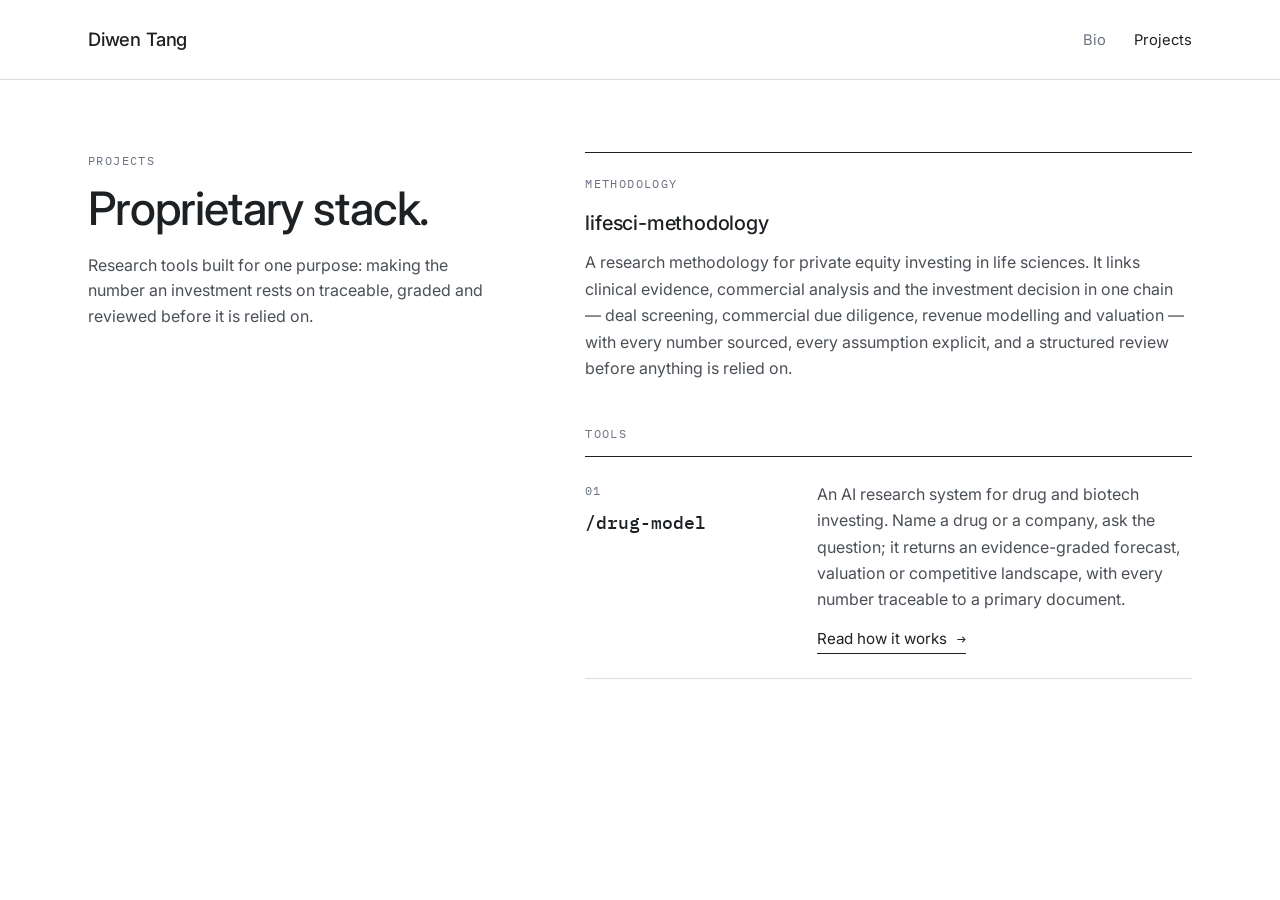
<file: projects.html>
<!DOCTYPE html>
<html lang="en">
<head>
<meta charset="UTF-8">
<meta name="viewport" content="width=device-width, initial-scale=1.0">
<title>Projects — Diwen Tang</title>
<link rel="icon" type="image/png" href="favicon.png">
<link rel="preconnect" href="https://fonts.googleapis.com">
<link rel="preconnect" href="https://fonts.gstatic.com" crossorigin>
<link href="https://fonts.googleapis.com/css2?family=Inter:wght@300;400;500;600&family=IBM+Plex+Mono:wght@400;500&display=swap" rel="stylesheet">
<link rel="stylesheet" href="style.css">
</head>
<body>

<header>
  <div class="header-inner">
    <div class="site-title"><a href="index.html">Diwen Tang</a></div>
    <button class="hamburger" onclick="document.querySelector('.nav-links').classList.toggle('open')" aria-label="Menu">☰</button>
    <ul class="nav-links">
      <li><a href="index.html">Bio</a></li>
      <li><a href="projects.html" aria-current="page">Projects</a></li>
    </ul>
  </div>
</header>

<div class="page">
<main class="container">

  <section class="stack">
    <div class="stack-head">
      <p class="eyebrow">Projects</p>
      <h1 class="section-heading">Proprietary stack.</h1>
      <p class="stack-sub">Research tools built for one purpose: making the number an investment rests on traceable, graded and reviewed before it is relied on.</p>
    </div>

    <div class="stack-body">
      <article class="stack-item">
        <p class="eyebrow">Methodology</p>
        <h2>lifesci-methodology</h2>
        <p class="stack-desc">A research methodology for private equity investing in life sciences. It links clinical evidence, commercial analysis and the investment decision in one chain — deal screening, commercial due diligence, revenue modelling and valuation — with every number sourced, every assumption explicit, and a structured review before anything is relied on.</p>
      </article>

      <p class="eyebrow stack-tools-label">Tools</p>
      <div class="tool-rows">
        <a class="tool-row" href="drug-model.html">
          <div class="tool-name"><span class="mono">01</span><h3>/drug-model</h3></div>
          <div class="tool-text">
            <p>An AI research system for drug and biotech investing. Name a drug or a company, ask the question; it returns an evidence-graded forecast, valuation or competitive landscape, with every number traceable to a primary document.</p>
            <span class="tool-cta">Read how it works <span>→</span></span>
          </div>
        </a>
      </div>
    </div>
  </section>

</main>
</div>

</body>
</html>
</file>
<file: style.css>
/* ── Site-wide tokens and base (shared by every page) ── */
*, *::before, *::after { margin: 0; padding: 0; box-sizing: border-box; }

:root {
  --ink: #1e2124;
  --ink-2: #4b5057;
  --mute: #6b7280;
  --rule: #d9dbe0;
  --rule-2: #ebecef;
  --paper: #ffffff;
  --paper-2: #f7f7f5;
  --accent: #2d4f9e;
  --accent-2: #4a6bc9;
  --accent-tint: #eef1f9;
  --accent-pill: #dce3f5;
  --bronze: #a86b1c;
  --plum: #7a4f8c;
  --sans: 'Inter', system-ui, -apple-system, 'Segoe UI', Roboto, 'Helvetica Neue', Arial, sans-serif;
  --mono: 'IBM Plex Mono', ui-monospace, SFMono-Regular, Menlo, monospace;
  --max: 1200px;
  --gutter: 48px;
  /* legacy aliases */
  --black: var(--ink);
  --white: var(--paper);
  --font: var(--sans);
}

html {
  font-size: 16px;
  -webkit-font-smoothing: antialiased;
  -moz-osx-font-smoothing: grayscale;
}

body {
  font-family: var(--sans);
  font-weight: 400;
  font-size: 1rem;
  color: var(--ink);
  background: var(--paper);
  line-height: 1.6;
}

::selection { background: var(--accent-pill); color: var(--ink); }

a { color: var(--ink); text-decoration: none; }
a:hover { opacity: 1; }

.mono { font-family: var(--mono); font-size: 0.78rem; letter-spacing: 0.02em; color: var(--mute); }
.eyebrow {
  font-family: var(--mono);
  font-size: 0.72rem;
  letter-spacing: 0.12em;
  text-transform: uppercase;
  color: var(--mute);
  margin-bottom: 14px;
}
.lede { font-size: 1.5rem; line-height: 1.35; font-weight: 500; letter-spacing: -0.015em; color: var(--ink); }
.arrow-links { display: flex; flex-direction: column; border-top: 1px solid var(--rule); }
.arrow-links a {
  display: flex; justify-content: space-between; align-items: center;
  padding: 12px 0; border-bottom: 1px solid var(--rule);
  font-size: 0.95rem; color: var(--ink);
}
.arrow-links a span { font-family: var(--mono); transition: transform .15s; }
.arrow-links a:hover span { transform: translateX(4px); }
.wrap { max-width: var(--max); margin: 0 auto; padding-left: var(--gutter); padding-right: var(--gutter); }

/* ── Header / Nav ── */
header {
  position: fixed;
  top: 0;
  left: 0;
  right: 0;
  z-index: 100;
  background: var(--paper);
  height: 80px;
  border-bottom: 1px solid var(--rule);
}

.header-inner {
  max-width: var(--max);
  margin: 0 auto;
  padding: 0 var(--gutter);
  height: 100%;
  display: flex;
  align-items: center;
  justify-content: space-between;
}

.site-title a {
  font-family: var(--sans);
  font-size: 1.15rem;
  font-weight: 500;
  letter-spacing: -0.01em;
  color: var(--ink);
  text-decoration: none;
}

.nav-links {
  display: flex;
  gap: 28px;
  list-style: none;
}

.nav-links a {
  font-size: 0.92rem;
  font-weight: 400;
  color: var(--mute);
  text-decoration: none;
  transition: color .15s;
}

.nav-links a:hover, .nav-links a[aria-current="page"] { color: var(--ink); }

.hamburger {
  display: none;
  background: none;
  border: none;
  cursor: pointer;
  font-size: 1.4rem;
  color: var(--ink);
  font-weight: 300;
}

@media (max-width: 640px) {
  :root { --gutter: 24px; }
  .hamburger { display: block; }
  .nav-links {
    display: none;
    position: absolute;
    top: 80px;
    left: 0;
    right: 0;
    background: var(--paper);
    border-bottom: 1px solid var(--rule);
    flex-direction: column;
    padding: 20px var(--gutter);
    gap: 16px;
  }
  .nav-links.open { display: flex; }
}

/* ── Page ── */
.page { padding-top: 80px; }

.container {
  max-width: var(--max);
  margin: 0 auto;
  padding: 72px var(--gutter) 120px;
}

@media (max-width: 640px) {
  .container { padding: 48px var(--gutter) 80px; }
}

/* ── Bio ── */
.bio-grid {
  display: grid;
  grid-template-columns: 5fr 7fr;
  gap: 64px;
  align-items: start;
}
.bio-text p { font-size: 1.05rem; line-height: 1.65; color: var(--ink-2); }
.bio-text p + p { margin-top: 18px; }
.bio-text p.lede { color: var(--ink); }
.bio-links { margin-top: 36px; max-width: 420px; }

@media (max-width: 1024px) {
  .bio-grid { grid-template-columns: 1fr; gap: 32px; }
}

/* ── Projects (catalogue) ── */
.section-heading {
  font-weight: 500;
  font-size: clamp(2.2rem, 3.6vw, 3rem);
  line-height: 1.05;
  letter-spacing: -0.025em;
  color: var(--ink);
}
.stack { display: grid; grid-template-columns: 5fr 7fr; gap: 64px; align-items: start; }
.stack-sub { margin-top: 20px; font-size: 1rem; color: var(--ink-2); max-width: 40ch; }
.stack-item { border-top: 1px solid var(--ink); padding-top: 22px; }
.stack-item h2 { font-size: 1.25rem; font-weight: 500; letter-spacing: -0.01em; margin-bottom: 10px; }
.stack-desc { font-size: 1rem; line-height: 1.65; color: var(--ink-2); }
.stack-tools-label { margin-top: 44px; margin-bottom: 0; }
.tool-rows { border-top: 1px solid var(--ink); margin-top: 12px; }
.tool-row {
  display: grid; grid-template-columns: 200px 1fr; gap: 32px;
  padding: 24px 0; border-bottom: 1px solid var(--rule);
  color: var(--ink); text-decoration: none; transition: background .12s;
}
.tool-row:hover { background: var(--paper-2); }
.tool-name { display: flex; flex-direction: column; gap: 8px; }
.tool-name h3 { font-family: var(--mono); font-size: 1.1rem; font-weight: 500; }
.tool-text p { font-size: 1rem; line-height: 1.65; color: var(--ink-2); max-width: 60ch; }
.tool-cta { display: inline-flex; align-items: center; gap: 10px; margin-top: 14px; font-size: 0.95rem; color: var(--ink); border-bottom: 1px solid var(--ink); padding-bottom: 2px; }
.tool-cta span { font-family: var(--mono); transition: transform .15s; }
.tool-row:hover .tool-cta span { transform: translateX(4px); }

@media (max-width: 1024px) {
  .stack { grid-template-columns: 1fr; gap: 36px; }
  .stack-sub { max-width: 60ch; }
}
@media (max-width: 640px) {
  .tool-row { grid-template-columns: 1fr; gap: 12px; }
}

/* ── Footer ── */
footer {
  max-width: var(--max);
  margin: 0 auto;
  padding: 32px var(--gutter);
  font-size: 0.8rem;
  color: var(--mute);
}
</file>
<file: drug-model.css>
/* /drug-model page — loaded after style.css; scoped to body.dm */

body.dm {
  font-family: var(--sans);
  font-weight: 400;
  color: var(--ink);
  background: var(--paper);
  line-height: 1.6;
  -webkit-font-smoothing: antialiased;
}
body.dm a { text-decoration: none; }
body.dm a:hover { opacity: 1; }

.footnote { font-size: 0.85rem; color: var(--mute); margin-top: 20px; }

/* ── sub nav ── */
.subnav {
  position: sticky;
  top: 80px;
  z-index: 90;
  background: rgba(255,255,255,0.92);
  backdrop-filter: saturate(140%) blur(8px);
  border-bottom: 1px solid var(--rule);
  margin-top: 80px;
}
.subnav-inner {
  max-width: var(--max);
  margin: 0 auto;
  padding: 0 var(--gutter);
  display: flex;
  align-items: center;
  gap: 32px;
  height: 48px;
  overflow-x: auto;
  scrollbar-width: none;
}
.subnav-inner::-webkit-scrollbar { display: none; }
.subnav-brand { font-family: var(--mono); font-size: 0.8rem; color: var(--ink); white-space: nowrap; border-bottom: 2px solid var(--ink); padding: 14px 0 12px; }
.subnav ul { display: flex; gap: 24px; list-style: none; margin: 0; padding: 0; }
.subnav li a {
  display: block;
  font-size: 0.85rem;
  color: var(--mute);
  padding: 14px 0 12px;
  border-bottom: 2px solid transparent;
  white-space: nowrap;
  transition: color .15s, border-color .15s;
}
.subnav li a:hover, .subnav li a.is-active { color: var(--ink); border-bottom-color: var(--accent); }

/* ── hero ── */
.hero { padding-top: 72px; padding-bottom: 48px; }
.hero-grid {
  display: grid;
  grid-template-columns: 1.2fr 1fr;
  gap: 48px;
  align-items: end;
  margin-bottom: 40px;
}
/* heavier, Palantir-weight headings */
.hero h1 {
  font-family: var(--sans);
  font-weight: 500;
  font-size: clamp(2.8rem, 6.4vw, 5.4rem);
  line-height: 1;
  letter-spacing: -0.035em;
  white-space: nowrap;
  color: var(--ink);
}
.hero .lede { max-width: 36ch; }
.arrow-links { margin-top: 24px; }

/* ── blueprint ── */
.blueprint-wrap { margin: 0; }
.blueprint-scroll { overflow-x: auto; -webkit-overflow-scrolling: touch; }
.blueprint { display: block; width: 100%; min-width: 960px; height: auto; font-family: var(--mono); }
.blueprint text { fill: var(--ink); font-size: 12px; }
.blueprint .bp-cap { font-size: 12px; letter-spacing: 0.16em; text-transform: uppercase; fill: var(--ink); font-weight: 500; }
.blueprint .bp-label { font-size: 11px; letter-spacing: 0.12em; fill: var(--ink); }
.blueprint .bp-sub { font-size: 10.5px; fill: var(--mute); }
.blueprint .bp-strip { font-size: 10.5px; letter-spacing: 0.1em; fill: var(--ink); }
.blueprint .bp-mark { font-size: 11px; fill: #fff; font-weight: 500; }
.blueprint .bp-white { fill: #fff; }
.blueprint .bp-pills text { font-size: 13px; font-weight: 500; }
.blueprint .bp-op { font-size: 16px; fill: var(--accent); font-weight: 500; }
.blueprint .bp-gate-t { font-size: 11.5px; font-weight: 500; letter-spacing: 0.08em; }
.blueprint .bp-out text { font-size: 12px; }
.blueprint .bp-flow {
  fill: none; stroke: var(--ink); stroke-width: 1.2;
  stroke-dasharray: 4 4; color: var(--ink);
  transition: stroke .15s, stroke-width .15s;
}
.blueprint .bp-flow.hot, .blueprint .bp-flow:hover { stroke: var(--accent); stroke-width: 2; color: var(--accent); }
.blueprint .bp-group { cursor: default; }
.blueprint .bp-group:hover rect, .blueprint .bp-group:hover polygon { filter: none; }
.blueprint .bp-gate rect, .blueprint .bp-out rect { transition: fill .15s; }
.blueprint .bp-gate:hover rect, .blueprint .bp-out:hover rect { fill: var(--accent-tint); }
@media (prefers-reduced-motion: no-preference) {
  .blueprint .bp-flow { animation: dash 1.6s linear infinite; }
}
@keyframes dash { to { stroke-dashoffset: -16; } }
.bp-hint { display: none; font-family: var(--mono); font-size: 0.72rem; letter-spacing: 0.08em; text-transform: uppercase; color: var(--mute); padding: 8px 0 0; }
.bp-caption { font-size: 0.9rem; color: var(--mute); padding: 14px 0 0; max-width: 70ch; }
.bp-caption strong { color: var(--ink); font-weight: 500; }

/* ── stat row ── */
.stat-row {
  display: grid; grid-template-columns: repeat(4, 1fr);
  border-top: 1px solid var(--ink); margin-top: 40px;
}
.stat { padding: 20px 20px 22px 0; border-bottom: 1px solid var(--rule); }
.stat + .stat { border-left: 1px solid var(--rule); padding-left: 20px; }
.stat-n { display: block; font-family: var(--mono); font-size: 2.4rem; line-height: 1; color: var(--ink); }
.stat-l { display: block; font-size: 0.85rem; color: var(--mute); margin-top: 8px; }

/* ── bands & split layout ── */
.band { padding: 88px 0 72px; border-top: 1px solid var(--rule); }
.band.wrap { padding-left: var(--gutter); padding-right: var(--gutter); }
.split { display: grid; grid-template-columns: 5fr 7fr; gap: 64px; }
.split-head h2 {
  font-weight: 500; font-size: clamp(2rem, 3.6vw, 2.9rem);
  line-height: 1.1; letter-spacing: -0.02em; color: var(--ink);
}
.split-head .sub { margin-top: 20px; font-size: 1rem; color: var(--ink-2); max-width: 42ch; }
.split-body h3 { font-weight: 500; font-size: 1.1rem; letter-spacing: -0.01em; }

.rows .row { border-top: 1px solid var(--rule); padding: 20px 0; display: grid; grid-template-columns: 140px 1fr; gap: 24px; }
.rows .row:last-child { border-bottom: 1px solid var(--rule); }
.rows .row p { color: var(--ink-2); font-size: 0.98rem; }

/* ── picker ── */
.picker { display: grid; grid-template-columns: 1fr 1fr; border: 1px solid var(--ink); }
.picker-list { list-style: none; margin: 0; padding: 0; border-right: 1px solid var(--ink); }
.picker-list li + li { border-top: 1px solid var(--rule); }
.picker-list button {
  display: block; width: 100%; text-align: left;
  background: none; border: 0; padding: 14px 16px;
  font: inherit; font-size: 0.95rem; color: var(--ink-2); cursor: pointer;
  border-left: 3px solid transparent; transition: background .12s, color .12s, border-color .12s;
}
.picker-list button:hover { background: var(--paper-2); color: var(--ink); }
.picker-list button[aria-selected="true"] { background: var(--accent-tint); color: var(--ink); border-left-color: var(--accent); font-weight: 500; }
.picker-card { padding: 20px 24px 24px; display: flex; flex-direction: column; gap: 18px; }
.picker-preview { border: 1px solid var(--rule); background: var(--paper-2); padding: 14px; }
.picker-preview .pv { display: none; width: 100%; height: auto; }
.picker-preview .pv.is-on { display: block; animation: fadein .25s ease; }
@keyframes fadein { from { opacity: 0; transform: translateY(3px);} to { opacity: 1; transform: none; } }
.picker-title { margin-bottom: 8px; }
.picker-bullets { margin: 0; padding-left: 18px; color: var(--ink-2); font-size: 0.93rem; }
.picker-bullets li + li { margin-top: 4px; }

/* ── stepper ── */
.step-track { list-style: none; margin: 0; padding: 0; display: grid; grid-template-columns: repeat(7, 1fr); border: 1px solid var(--ink); }
.step-track li + li { border-left: 1px solid var(--rule); }
.step-track button {
  width: 100%; height: 100%; min-height: 84px; background: none; border: 0; cursor: pointer;
  font: inherit; padding: 12px 10px; text-align: left; display: flex; flex-direction: column; gap: 10px;
  border-bottom: 3px solid transparent; transition: background .12s, border-color .12s;
}
.step-track button:hover { background: var(--paper-2); }
.step-track button[aria-selected="true"] { background: var(--accent-tint); border-bottom-color: var(--accent); }
.step-n { font-family: var(--mono); font-size: 0.75rem; color: var(--mute); }
.step-name { font-size: 0.86rem; font-weight: 500; color: var(--ink); line-height: 1.25; }
.step-exit { background: repeating-linear-gradient(135deg, transparent 0 6px, var(--rule-2) 6px 7px); }
.step-panel { border: 1px solid var(--ink); border-top: 0; padding: 24px 24px 26px; min-height: 180px; }
.step-q { font-weight: 500; font-size: 1.15rem; margin-bottom: 10px; }
.step-a { color: var(--ink-2); max-width: 60ch; }
.step-see { margin-top: 14px; padding-top: 12px; border-top: 1px solid var(--rule); font-size: 0.93rem; color: var(--ink); }
.step-see .mono { margin-right: 10px; }

/* ── equation ── */
.eq-line {
  display: flex; flex-wrap: wrap; align-items: center; gap: 10px 8px;
  padding: 26px 0 16px; border-top: 1px solid var(--ink);
}
.eq-term {
  font: inherit; font-family: var(--mono); font-size: 1.05rem; font-weight: 500;
  background: #fff; color: var(--ink); border: 1px solid var(--accent);
  padding: 10px 16px; cursor: pointer; transition: background .12s, color .12s, box-shadow .12s;
}
.eq-term:hover, .eq-term.is-on { background: var(--accent-tint); box-shadow: inset 0 -3px 0 var(--accent); }
.eq-term.is-sales { background: var(--ink); color: #fff; border-color: var(--ink); }
.eq-term.is-sales:hover, .eq-term.is-sales.is-on { background: var(--ink); box-shadow: inset 0 -3px 0 var(--accent); }
.eq-op { font-family: var(--mono); font-size: 1.2rem; color: var(--accent); }
.eq-note { margin: 0 0 20px; }
.eq-detail { display: grid; grid-template-columns: 260px 1fr; gap: 28px; border: 1px solid var(--rule); padding: 20px 24px; background: var(--paper-2); min-height: 170px; }
.eq-figure { background: #fff; border: 1px solid var(--rule); display: flex; align-items: center; }
.eq-figure .eqf { display: none; width: 100%; height: auto; }
.eq-figure .eqf.is-on { display: block; animation: fadein .25s ease; }
.eqf-t { font-family: var(--mono); font-size: 10px; fill: #6b7280; }
.eq-title { margin-bottom: 8px; }
.eq-body { color: var(--ink-2); font-size: 0.95rem; max-width: 56ch; }
.eq-src { margin-top: 12px; padding-top: 10px; border-top: 1px solid var(--rule); font-size: 0.9rem; }
.eq-src .mono { margin-right: 10px; }

/* ── curve ── */
.curve { margin-top: 56px; border-top: 1px solid var(--rule); padding-top: 28px; }
.curve-head { display: flex; justify-content: space-between; gap: 32px; align-items: flex-start; flex-wrap: wrap; }
.curve-head .sub { margin-top: 10px; color: var(--ink-2); font-size: 0.95rem; max-width: 56ch; }
.legend { list-style: none; margin: 0; padding: 0; display: flex; flex-wrap: wrap; gap: 10px 18px; font-size: 0.82rem; color: var(--ink-2); white-space: nowrap; }
.legend li { display: flex; align-items: center; gap: 8px; }
.sw { display: inline-block; width: 18px; height: 0; border-top: 2px solid; }
.sw-unrisked { border-color: var(--accent); }
.sw-risked { border-color: var(--bronze); }
.sw-loe { border-top-style: dashed; border-color: var(--mute); }
.curve-plot { position: relative; margin-top: 18px; }
.curve-svg { display: block; width: 100%; height: auto; font-family: var(--mono); }
.curve-svg .ax { stroke: var(--rule); stroke-width: 1; }
.curve-svg .ax-base { stroke: var(--ink); }
.curve-svg .tick { font-size: 10.5px; fill: var(--mute); }
.curve-svg .s-unrisked { fill: none; stroke: var(--accent); stroke-width: 2; }
.curve-svg .s-risked { fill: none; stroke: var(--bronze); stroke-width: 2; }
.curve-svg .a-risked { fill: var(--bronze); opacity: 0.08; }
.curve-svg .loe { stroke: var(--mute); stroke-dasharray: 4 4; }
.curve-svg .dlabel { font-size: 10.5px; fill: var(--ink-2); }
.curve-svg .xh { stroke: var(--ink); stroke-width: 1; opacity: 0; }
.curve-svg .xh.is-on { opacity: 1; }
.curve-svg .pt { opacity: 0; }
.curve-svg .pt.is-on { opacity: 1; }
.curve-tip {
  position: absolute; pointer-events: none; background: var(--ink); color: #fff;
  font-family: var(--mono); font-size: 0.75rem; line-height: 1.5; padding: 8px 10px; white-space: nowrap;
  transform: translate(-50%, -100%); margin-top: -10px;
}
.curve-tip b { color: var(--accent-pill); font-weight: 500; }

/* ── tiers ── */
.tiers { display: grid; grid-template-columns: repeat(4, 1fr); border: 1px solid var(--ink); }
.tier { padding: 18px 18px 20px; }
.tier + .tier { border-left: 1px solid var(--rule); }
.tier-dot { display: block; width: 12px; height: 12px; margin-bottom: 14px; }
.t-confirmed { background: var(--accent); }
.t-derived { background: var(--bronze); }
.t-judgment { background: var(--plum); }
.t-unknown { background: #fff; border: 1px solid var(--ink); }
.tier h3 { margin-bottom: 8px; }
.tier p { color: var(--ink-2); font-size: 0.9rem; }
.tagstrip { margin-top: 32px; }
.tag { display: grid; grid-template-columns: repeat(4, 1fr); border: 1px solid var(--ink); }
.tag-part { display: flex; flex-direction: column; gap: 4px; padding: 12px 18px; font-size: 0.95rem; }
.tag-part + .tag-part { border-left: 1px solid var(--rule); }
.pill { display: inline-block; padding: 2px 10px; font-family: var(--mono); font-size: 0.78rem; color: #fff; width: max-content; }
.pill.t-confirmed { background: var(--accent); }

/* ── gates ── */
.gates { display: grid; grid-template-columns: repeat(3, 1fr); gap: 0; position: relative; border-top: 1px solid var(--ink); }
.gate { padding: 22px 22px 24px 0; position: relative; opacity: 0.45; transform: translateY(6px); transition: opacity .5s ease, transform .5s ease; }
.gate + .gate { border-left: 1px solid var(--rule); padding-left: 22px; }
.gate.lit { opacity: 1; transform: none; }
.gate::before { content: ""; position: absolute; top: -1px; left: 0; width: 0; height: 2px; background: var(--accent); transition: width .6s ease; }
.gate + .gate::before { left: -1px; }
.gate.lit::before { width: 100%; }
.gate-n { margin-bottom: 14px; color: var(--accent); }
.gate h3 { margin-bottom: 10px; }
.gate p { color: var(--ink-2); font-size: 0.93rem; }
.gate-out { margin-top: 14px; color: var(--ink); }
@media (prefers-reduced-motion: reduce) { .gate { opacity: 1; transform: none; } .gate::before { width: 100%; } }

/* ── foundation ── */
.cols3 { display: grid; grid-template-columns: repeat(3, 1fr); border-top: 1px solid var(--ink); }
.col { padding: 20px 20px 22px 0; }
.col + .col { border-left: 1px solid var(--rule); padding-left: 20px; }
.col h3 { margin-bottom: 10px; }
.plain { list-style: none; margin: 0; padding: 0; }
.plain li { font-size: 0.9rem; color: var(--ink-2); padding: 6px 0; border-top: 1px solid var(--rule-2); }
.bignums { display: grid; grid-template-columns: repeat(4, 1fr); margin-top: 32px; border-top: 1px solid var(--ink); }
.bignum { padding: 20px 20px 22px 0; }
.bignum + .bignum { border-left: 1px solid var(--rule); padding-left: 20px; }
.bn { display: block; font-family: var(--mono); font-size: 2.2rem; line-height: 1; }
.bl { display: block; font-size: 0.85rem; color: var(--mute); margin-top: 8px; }
.agents { margin-top: 32px; border: 1px solid var(--rule); background: var(--paper-2); padding: 20px 24px; }
.agents p:last-child { color: var(--ink-2); font-size: 0.95rem; max-width: 70ch; }

/* ── footer ── */
.dm-footer { border-top: 1px solid var(--rule); padding-top: 28px; padding-bottom: 60px; font-size: 0.8rem; color: var(--mute); display: flex; justify-content: space-between; gap: 24px; flex-wrap: wrap; }

/* ── responsive ── */
@media (max-width: 1024px) {
  .split { grid-template-columns: 1fr; gap: 32px; }
  .split-head .sub { max-width: 60ch; }
  .eq-detail { grid-template-columns: 220px 1fr; }
}
@media (max-width: 820px) {
  .hero { padding-top: 48px; }
  .hero-grid { grid-template-columns: 1fr; gap: 24px; }
  .hero h1 { white-space: normal; }
  .stat-row, .bignums { grid-template-columns: repeat(2, 1fr); }
  .stat:nth-child(3), .bignum:nth-child(3) { border-left: 0; padding-left: 0; }
  .picker { grid-template-columns: 1fr; }
  .picker-list { border-right: 0; border-bottom: 1px solid var(--ink); }
  .step-track { grid-template-columns: 1fr; }
  .step-track li + li { border-left: 0; border-top: 1px solid var(--rule); }
  .step-track button { min-height: 0; flex-direction: row; align-items: center; gap: 14px; padding: 12px 14px; border-bottom: 0; border-left: 3px solid transparent; }
  .step-track button[aria-selected="true"] { border-left-color: var(--accent); }
  .eq-detail { grid-template-columns: 1fr; }
  .tiers, .cols3, .gates { grid-template-columns: 1fr; }
  .tier + .tier, .col + .col, .gate + .gate { border-left: 0; border-top: 1px solid var(--rule); padding-left: 0; }
  .tier + .tier { padding-left: 18px; }
  .gate + .gate::before { left: 0; }
  .rows .row { grid-template-columns: 1fr; gap: 6px; }
  .tag { grid-template-columns: repeat(2, 1fr); }
  .tag-part:nth-child(3) { border-left: 0; }
  .tag-part:nth-child(n+3) { border-top: 1px solid var(--rule); }
  .band { padding: 56px 0 48px; }
}
@media (max-width: 640px) {
  .subnav { top: 80px; }
  .subnav-brand { display: none; }
  .stat-row, .bignums { grid-template-columns: 1fr; }
  .stat + .stat, .bignum + .bignum { border-left: 0; padding-left: 0; }
  .tag { grid-template-columns: 1fr; }
  .tag-part + .tag-part { border-left: 0; border-top: 1px solid var(--rule); }
  .curve-head { flex-direction: column; }
  .curve-svg .tick, .curve-svg .dlabel { font-size: 15px; }
  .bp-hint { display: block; }
}
</file>
